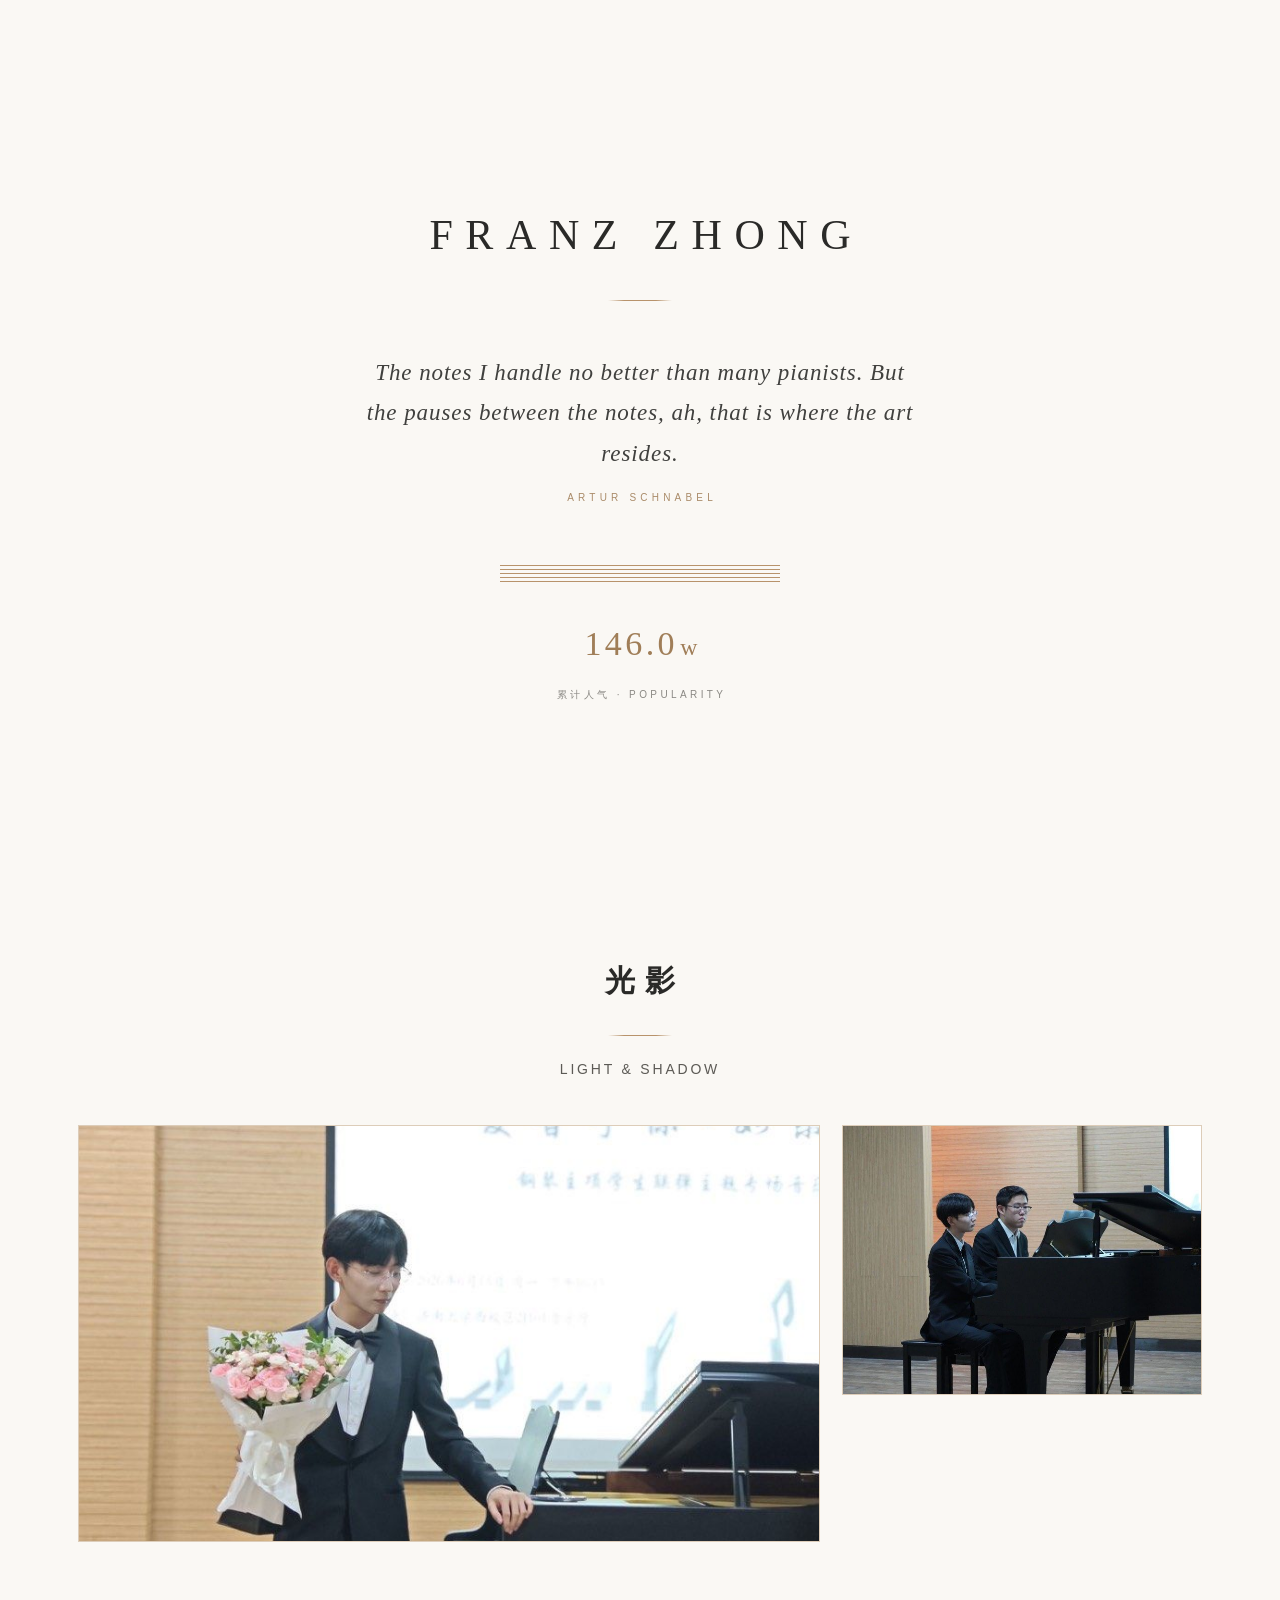
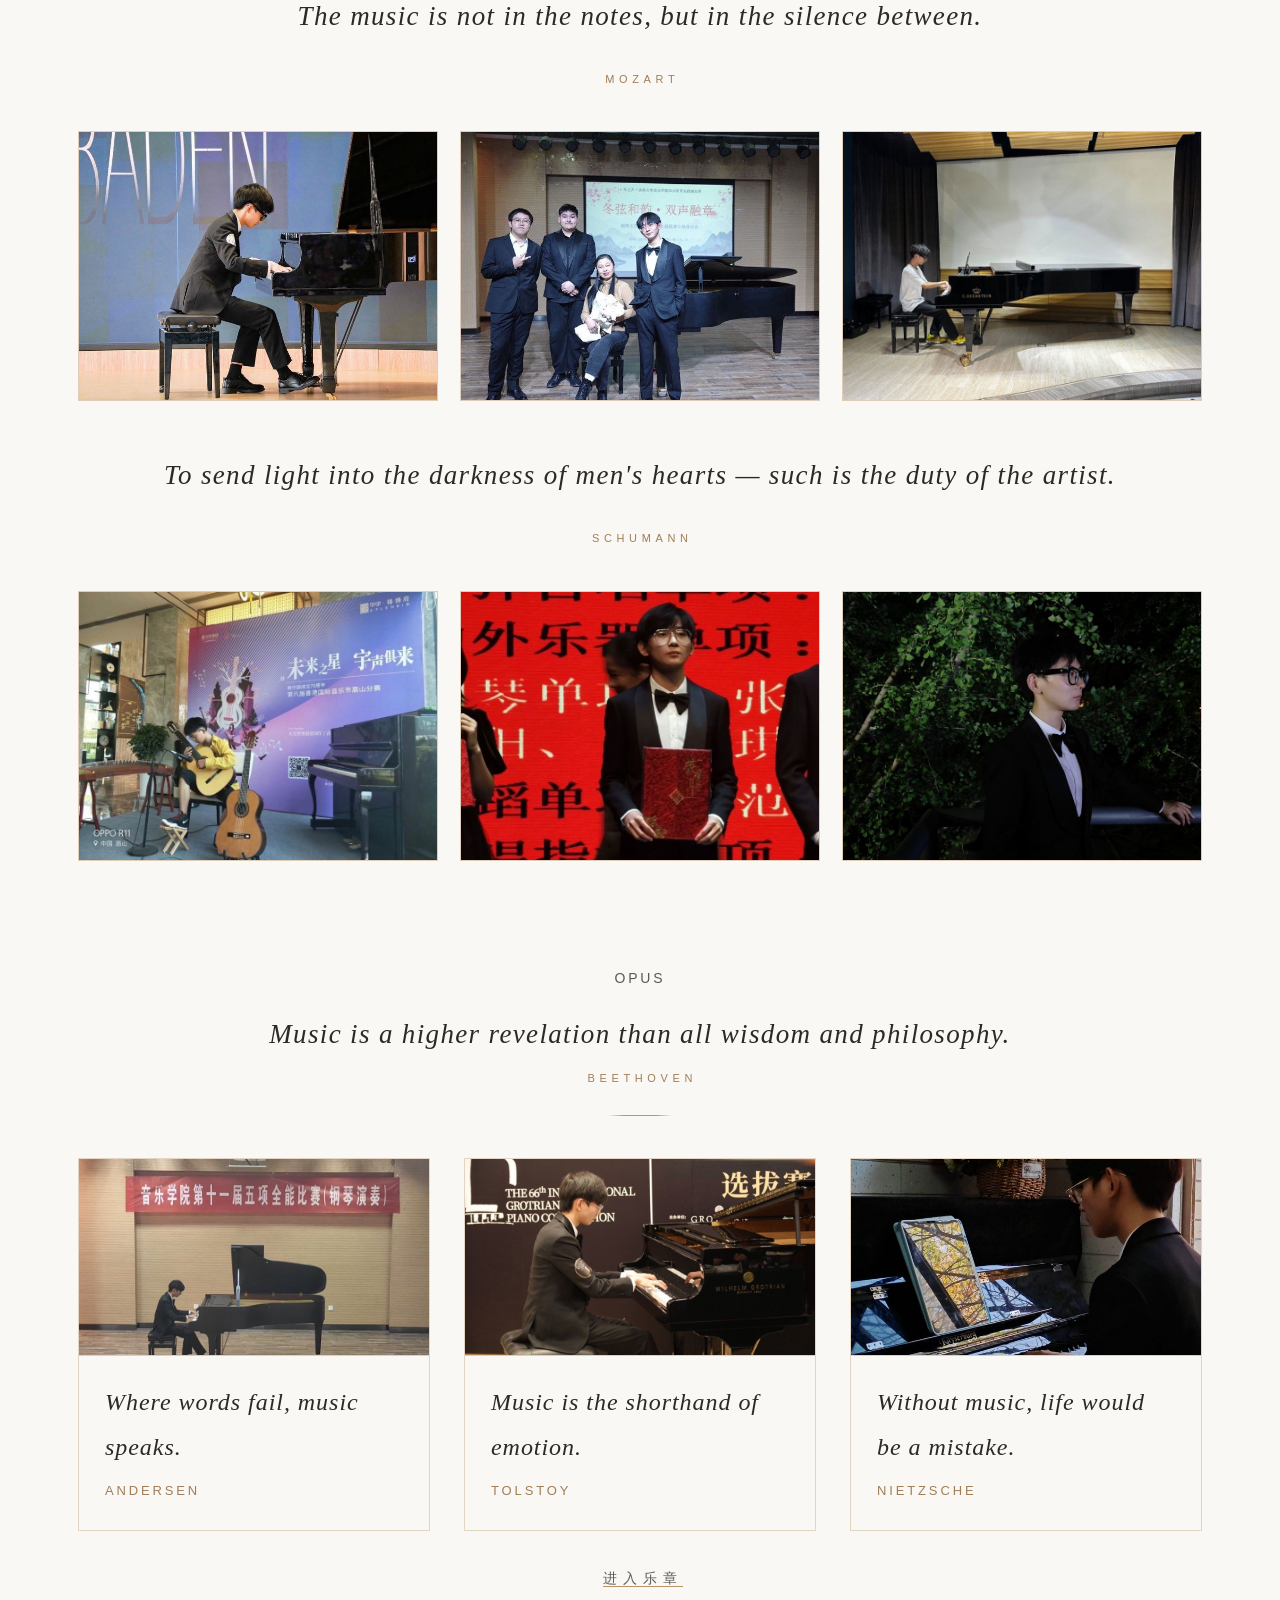
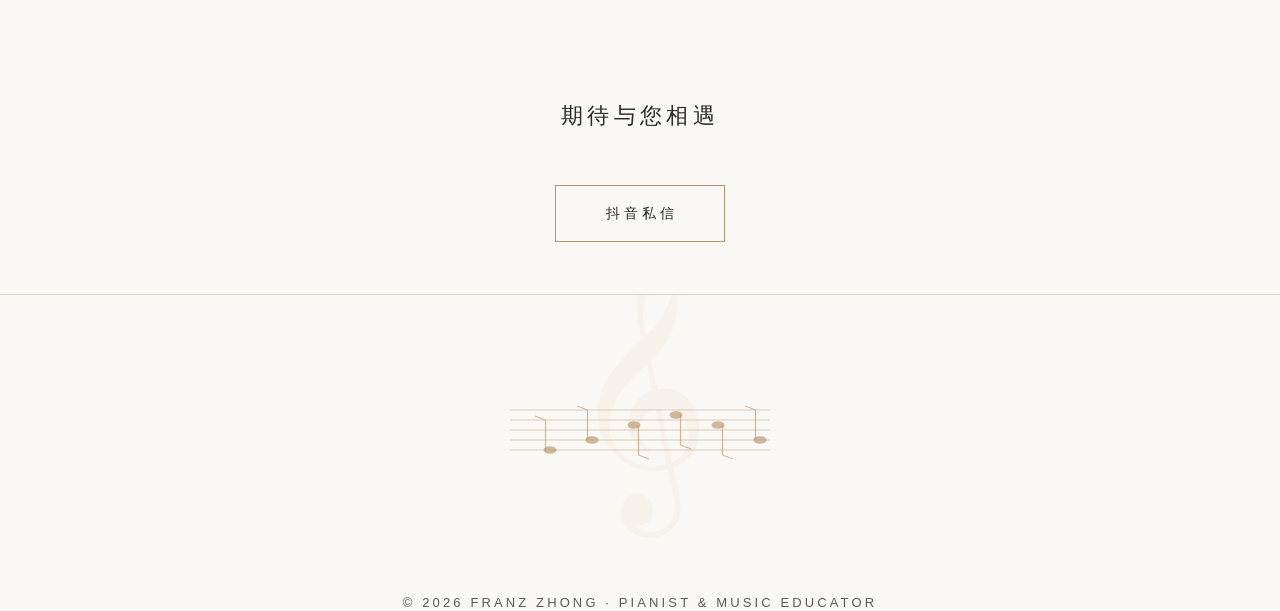
<file: index.html>
<!DOCTYPE html>
<html lang="zh-CN">
<head>
  <meta charset="UTF-8">
  <meta http-equiv="refresh" content="0; url=overture.html">
  <title>FRANZ ZHONG · Prelude</title>
  <meta name="description" content="FRANZ ZHONG（钟骑骏）钢琴家与音乐教育家，演奏古典钢琴与古典吉他。个人官网：作品、演出与荣誉。">
  <meta name="keywords" content="钢琴, 音乐教育, 吉他, 钢琴家, Franz Zhong, 钟, piano, pianist, music education, 钟骑骏, 钟骑骏钢琴, Qijun Zhong, Zhong Qijun, 音乐老师, 钢琴老师, 吉他老师, 音乐家教, 钢琴演奏者, 青年钢琴演奏者, piano teacher, guitar teacher, music tutor, young pianist">
  <script type="application/ld+json">
{
  "@context": "https://schema.org",
  "@type": "Person",
  "name": "Franz Zhong",
  "alternateName": ["钟骑骏", "钟", "Qijun Zhong", "Zhong Qijun"],
  "jobTitle": "Pianist &amp; Music Educator",
  "knowsAbout": ["钢琴", "音乐教育", "古典吉他", "钢琴教学", "吉他教学", "音乐家教", "piano", "music education", "classical guitar", "piano teaching", "guitar teaching"],
  "url": "https://zhongquinnking.github.io/prelude/",
  "sameAs": ["https://v.douyin.com/s2i2Y8FRT1A/"],
  "image": "https://zhongquinnking.github.io/prelude/images/og-card-v2.jpg",
  "makesOffer": [
    {
      "@type": "Offer",
      "itemOffered": { "@type": "Service", "name": "钢琴教学" }
    },
    {
      "@type": "Offer",
      "itemOffered": { "@type": "Service", "name": "吉他教学" }
    }
  ]
}
</script>
<meta property="og:type" content="website">
<meta property="og:site_name" content="FRANZ ZHONG">
<meta property="og:title" content="FRANZ ZHONG · Prelude">
<meta property="og:description" content="青年钢琴演奏者与音乐教育家 · 古典钢琴与古典吉他 · 作品、演出与荣誉">
<meta property="og:url" content="https://zhongquinnking.github.io/prelude/">
<link rel="canonical" href="https://zhongquinnking.github.io/prelude/">
<meta property="og:image" content="https://zhongquinnking.github.io/prelude/images/og-card-v2.jpg">
  <link rel="icon" href="images/favicon-32.png" sizes="32x32" type="image/png">
  <link rel="icon" href="images/favicon-16.png" sizes="16x16" type="image/png">
  <link rel="apple-touch-icon" href="images/apple-touch-icon.png">
</head>
<body style="margin:0;min-height:100vh;display:flex;align-items:center;justify-content:center;background:#FAF8F4;">
  <a href="overture.html" style="margin:0;font-family:'Cormorant Garamond',Georgia,serif;font-size:15px;letter-spacing:0.42em;text-indent:0.42em;color:#A07E58;text-decoration:none;">PRELUDE</a>
</body>
</html>
</file>
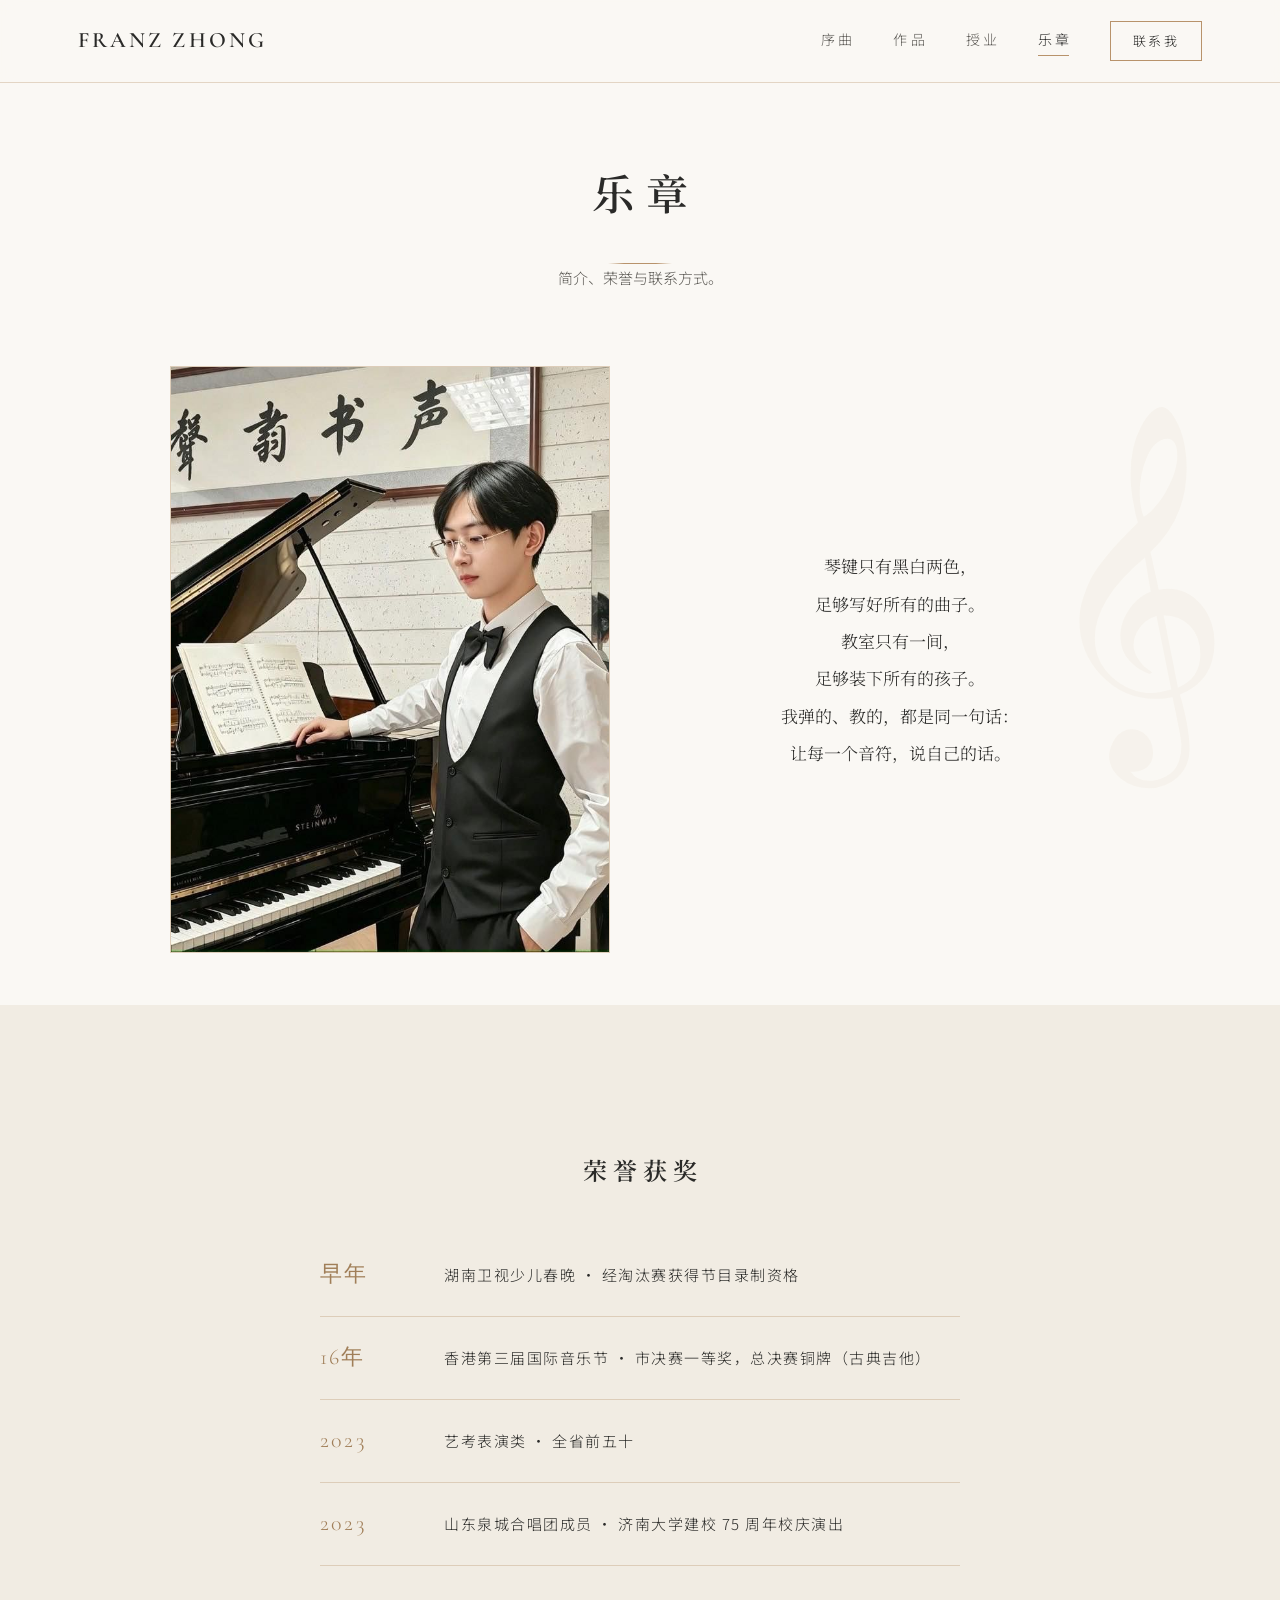
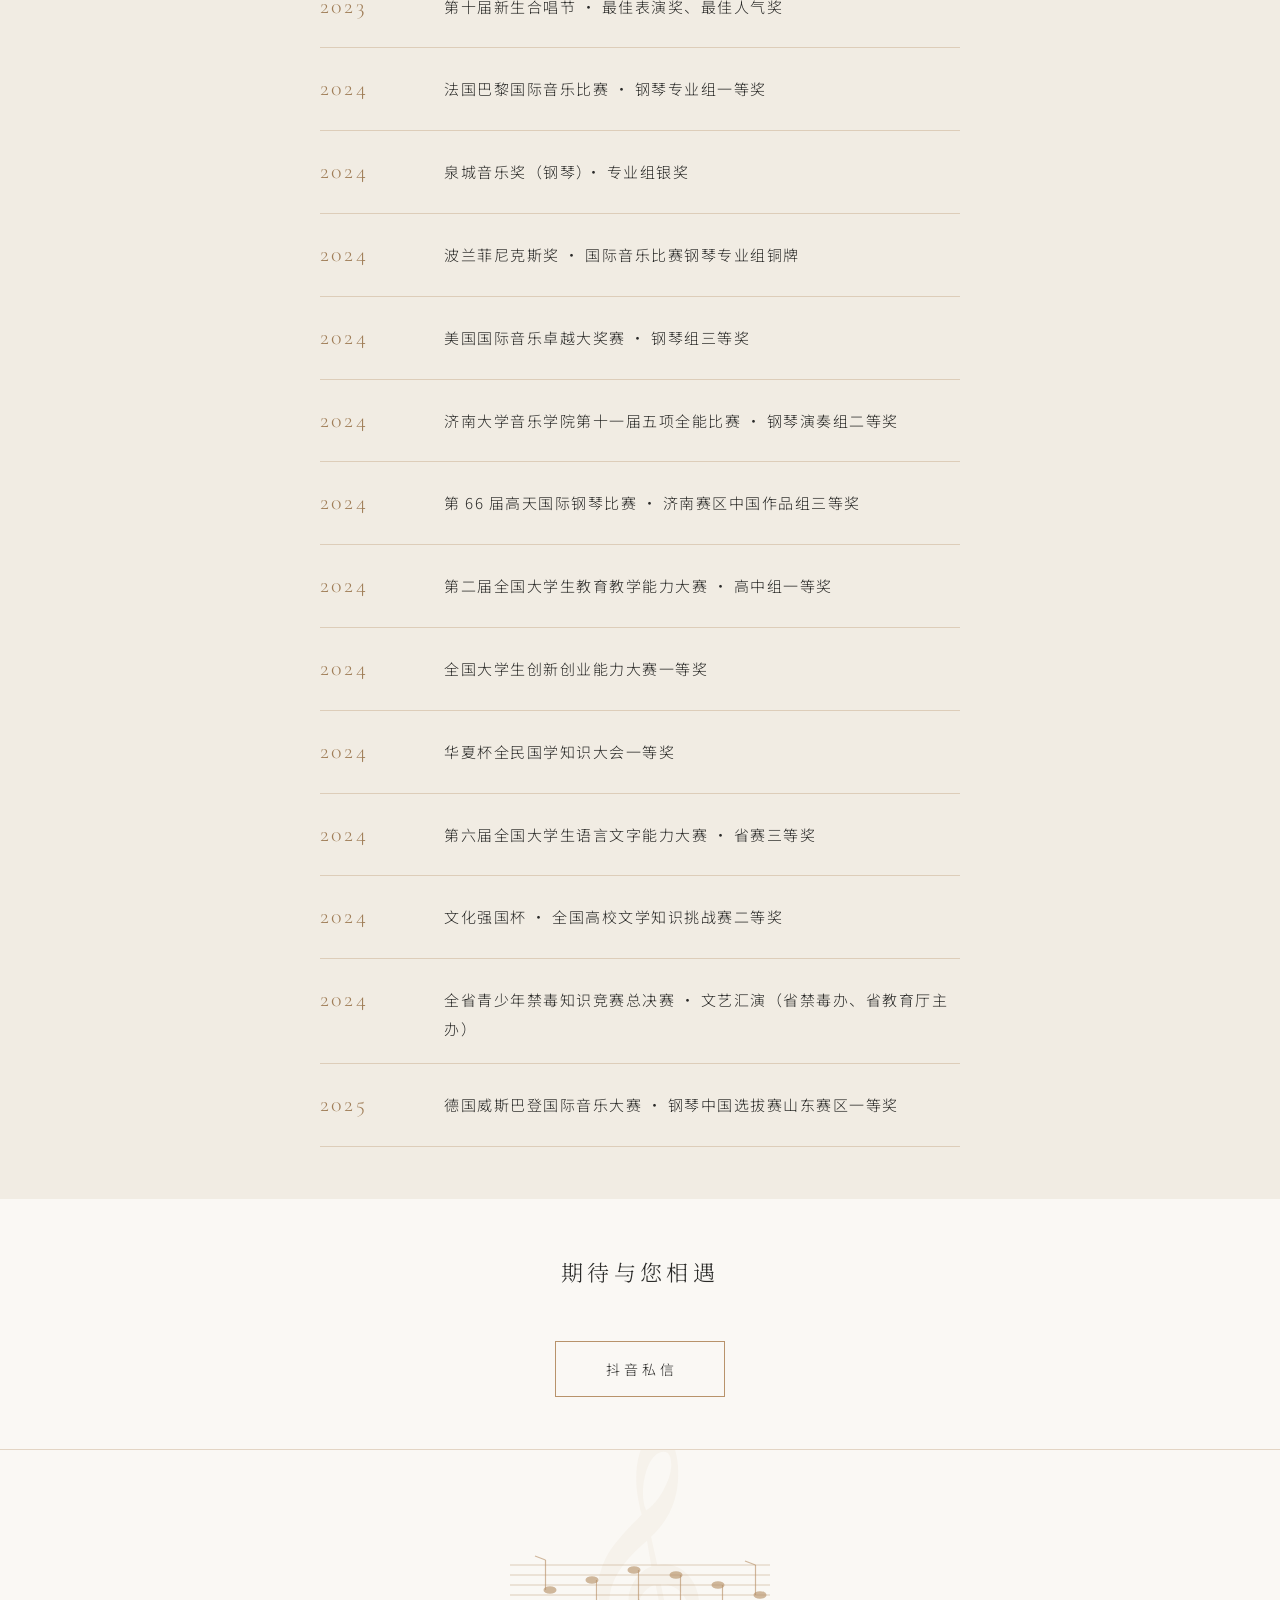
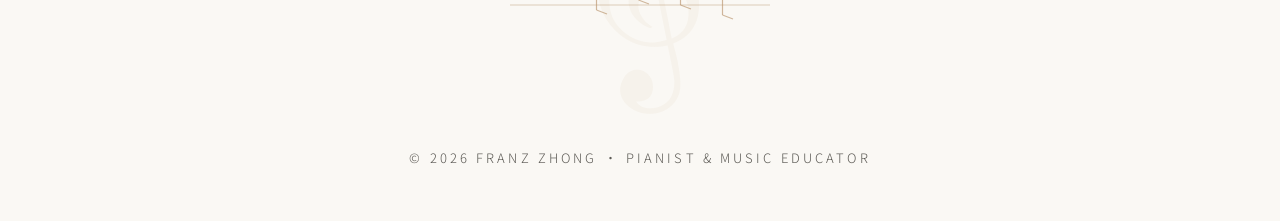
<file: about.html>
<!DOCTYPE html>
<html lang="zh-CN">
<head>
  <meta charset="UTF-8">
  <meta name="viewport" content="width=device-width, initial-scale=1.0">
  <title>乐章 · FRANZ ZHONG</title>
  <link rel="preconnect" href="https://fonts.googleapis.com">
  <link rel="preconnect" href="https://fonts.gstatic.com" crossorigin>
  <link href="https://fonts.googleapis.com/css2?family=Cormorant+Garamond:ital,wght@0,400;0,500;0,600;1,400;1,500&family=Noto+Sans+SC:wght@300;400;500&family=Noto+Serif+SC:wght@400;500;600;700&display=swap" rel="stylesheet">
  <link rel="stylesheet" href="css/style.css?v=3">
</head>
<body>

  <nav class="nav">
    <div class="nav-inner">
      <a href="index.html" class="brand">FRANZ ZHONG</a>
      <div class="nav-links">
        <a href="index.html">序曲</a>
        <a href="works.html">作品</a>
        <a href="teaching.html">授业</a>
        <a href="about.html" class="active">乐章</a>
        <a href="about.html#contact" class="nav-cta">联系我</a>
      </div>
    </div>
  </nav>

  <header class="page-hero">
    <div class="container">
      <h1 class="page-title">乐章</h1>
      <div class="gold-line"></div>
      <p class="page-intro">简介、荣誉与联系方式。</p>
    </div>
  </header>

  <section style="padding-top:20px;">
    <div class="container clef-watermark">
      <div class="about-grid">
        <div class="about-photo"><img src="images/portrait.jpg" alt="Franz Zhong"></div>
        <div class="about-bio">
          <p style="font-family:'Noto Serif SC',serif;font-size:17px;line-height:2.2;text-align:center;">
            琴键只有黑白两色，<br>
            足够写好所有的曲子。<br>
            教室只有一间，<br>
            足够装下所有的孩子。<br>
            我弹的、教的，都是同一句话：<br>
            让每一个音符，说自己的话。
          </p>
        </div>
      </div>
    </div>
  </section>

  <!-- 荣誉获奖时间线 -->
  <section class="teaching">
    <div class="container">
      <div class="awards">
        <h2 class="awards-title">荣誉获奖</h2>

        <div class="award-item">
          <span class="award-year">早年</span>
          <span class="award-name">湖南卫视少儿春晚 · 经淘汰赛获得节目录制资格</span>
        </div>
        <div class="award-item">
          <span class="award-year">16年</span>
          <span class="award-name">香港第三届国际音乐节 · 市决赛一等奖，总决赛铜牌（古典吉他）</span>
        </div>
        <div class="award-item">
          <span class="award-year">2023</span>
          <span class="award-name">艺考表演类 · 全省前五十</span>
        </div>
        <div class="award-item">
          <span class="award-year">2023</span>
          <span class="award-name">山东泉城合唱团成员 · 济南大学建校 75 周年校庆演出</span>
        </div>
        <div class="award-item">
          <span class="award-year">2023</span>
          <span class="award-name">第十届新生合唱节 · 最佳表演奖、最佳人气奖</span>
        </div>
        <div class="award-item">
          <span class="award-year">2024</span>
          <span class="award-name">法国巴黎国际音乐比赛 · 钢琴专业组一等奖</span>
        </div>
        <div class="award-item">
          <span class="award-year">2024</span>
          <span class="award-name">泉城音乐奖（钢琴）· 专业组银奖</span>
        </div>
        <div class="award-item">
          <span class="award-year">2024</span>
          <span class="award-name">波兰菲尼克斯奖 · 国际音乐比赛钢琴专业组铜牌</span>
        </div>
        <div class="award-item">
          <span class="award-year">2024</span>
          <span class="award-name">美国国际音乐卓越大奖赛 · 钢琴组三等奖</span>
        </div>
        <div class="award-item">
          <span class="award-year">2024</span>
          <span class="award-name">济南大学音乐学院第十一届五项全能比赛 · 钢琴演奏组二等奖</span>
        </div>
        <div class="award-item">
          <span class="award-year">2024</span>
          <span class="award-name">第 66 届高天国际钢琴比赛 · 济南赛区中国作品组三等奖</span>
        </div>
        <div class="award-item">
          <span class="award-year">2024</span>
          <span class="award-name">第二届全国大学生教育教学能力大赛 · 高中组一等奖</span>
        </div>
        <div class="award-item">
          <span class="award-year">2024</span>
          <span class="award-name">全国大学生创新创业能力大赛一等奖</span>
        </div>
        <div class="award-item">
          <span class="award-year">2024</span>
          <span class="award-name">华夏杯全民国学知识大会一等奖</span>
        </div>
        <div class="award-item">
          <span class="award-year">2024</span>
          <span class="award-name">第六届全国大学生语言文字能力大赛 · 省赛三等奖</span>
        </div>
        <div class="award-item">
          <span class="award-year">2024</span>
          <span class="award-name">文化强国杯 · 全国高校文学知识挑战赛二等奖</span>
        </div>

        <div class="award-item">
          <span class="award-year">2024</span>
          <span class="award-name">全省青少年禁毒知识竞赛总决赛 · 文艺汇演（省禁毒办、省教育厅主办）</span>
        </div>


        <div class="award-item">
          <span class="award-year">2025</span>
          <span class="award-name">德国威斯巴登国际音乐大赛 · 钢琴中国选拔赛山东赛区一等奖</span>
        </div>
      </div>
    </div>
  </section>

  <!-- 联系方式 -->
  <section class="contact" id="contact">
    <div class="container">
      <p class="contact-line">期待与您相遇</p>
      <a href="https://v.douyin.com/s2i2Y8FRT1A/" target="_blank" rel="noopener" class="contact-btn">抖音私信</a>
    </div>
  </section>

  <footer class="footer">
    <div class="container">
      <img src="images/footer-liszt.svg" alt="" class="footer-score">
      <p class="footer-copy">© 2026 FRANZ ZHONG · PIANIST &amp; MUSIC EDUCATOR</p>
    </div>
  </footer>

<script src="js/site.js"></script>
</body>
</html>
</file>
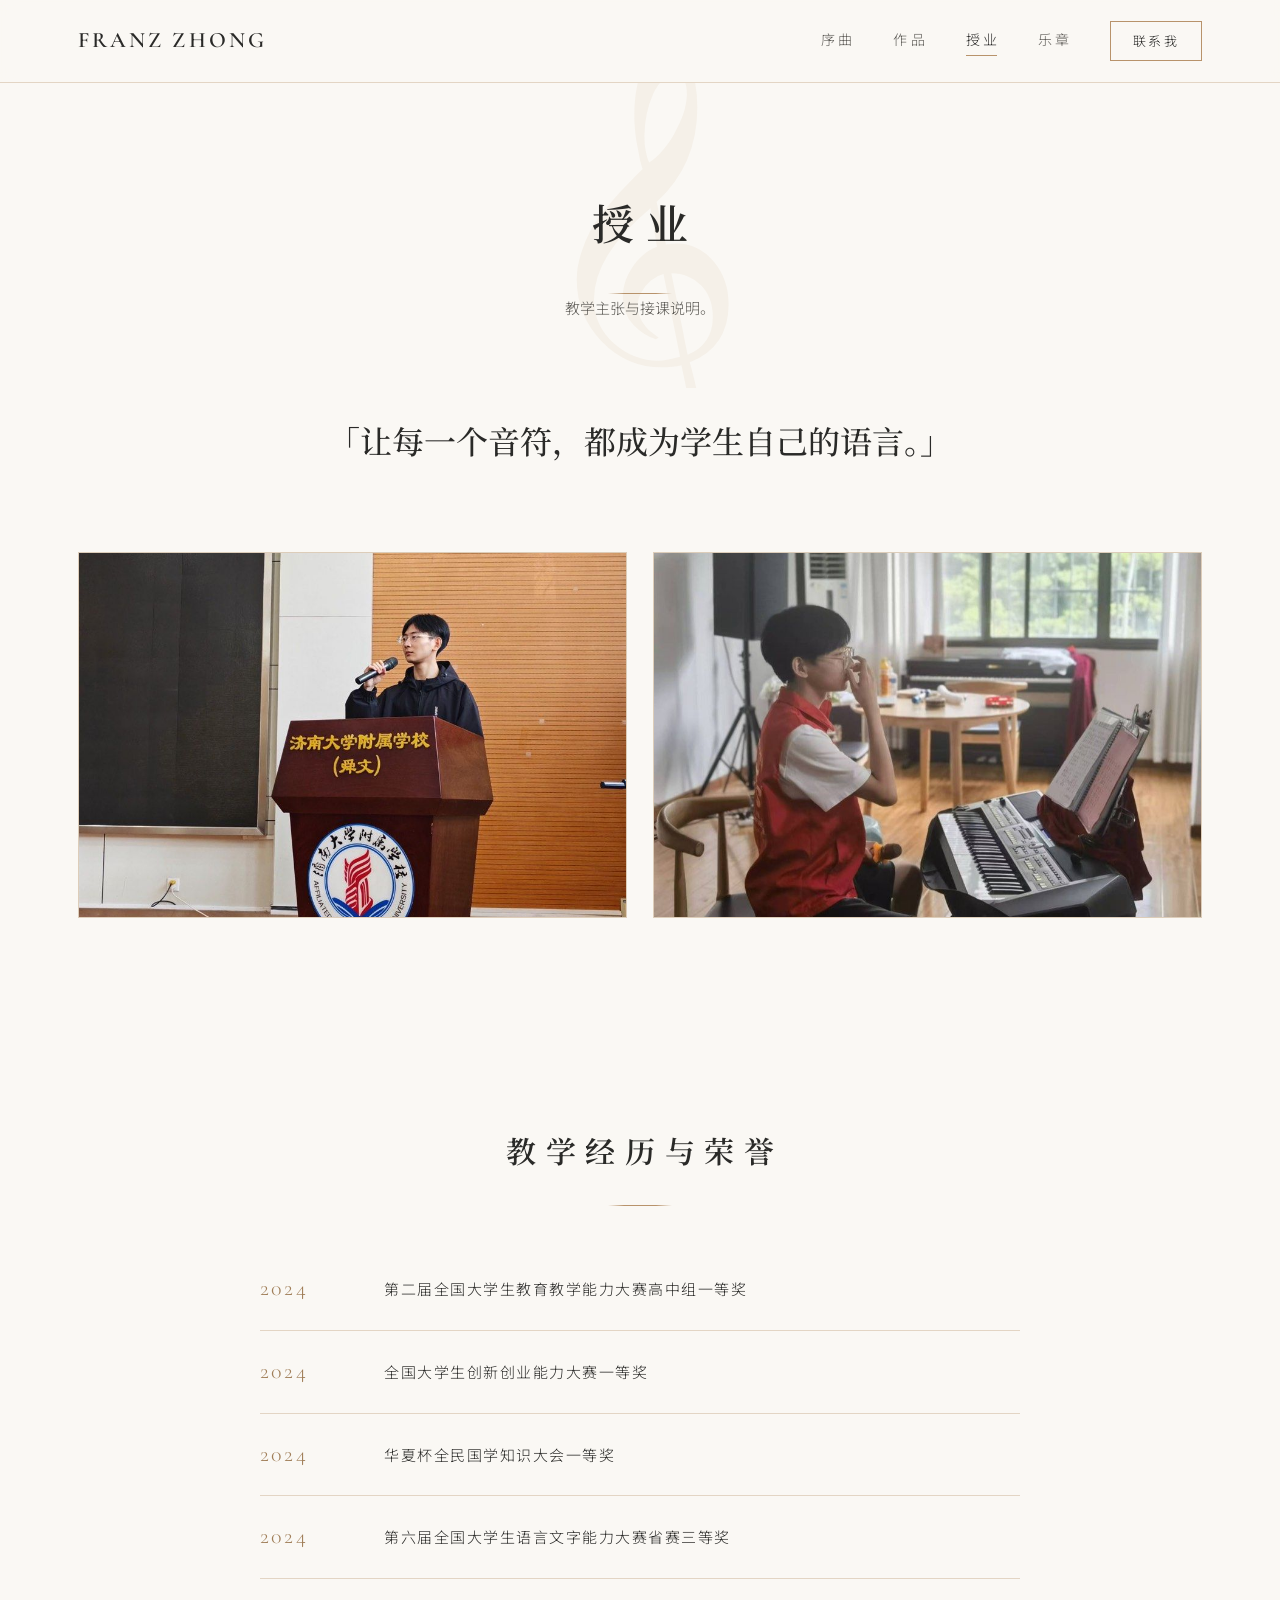
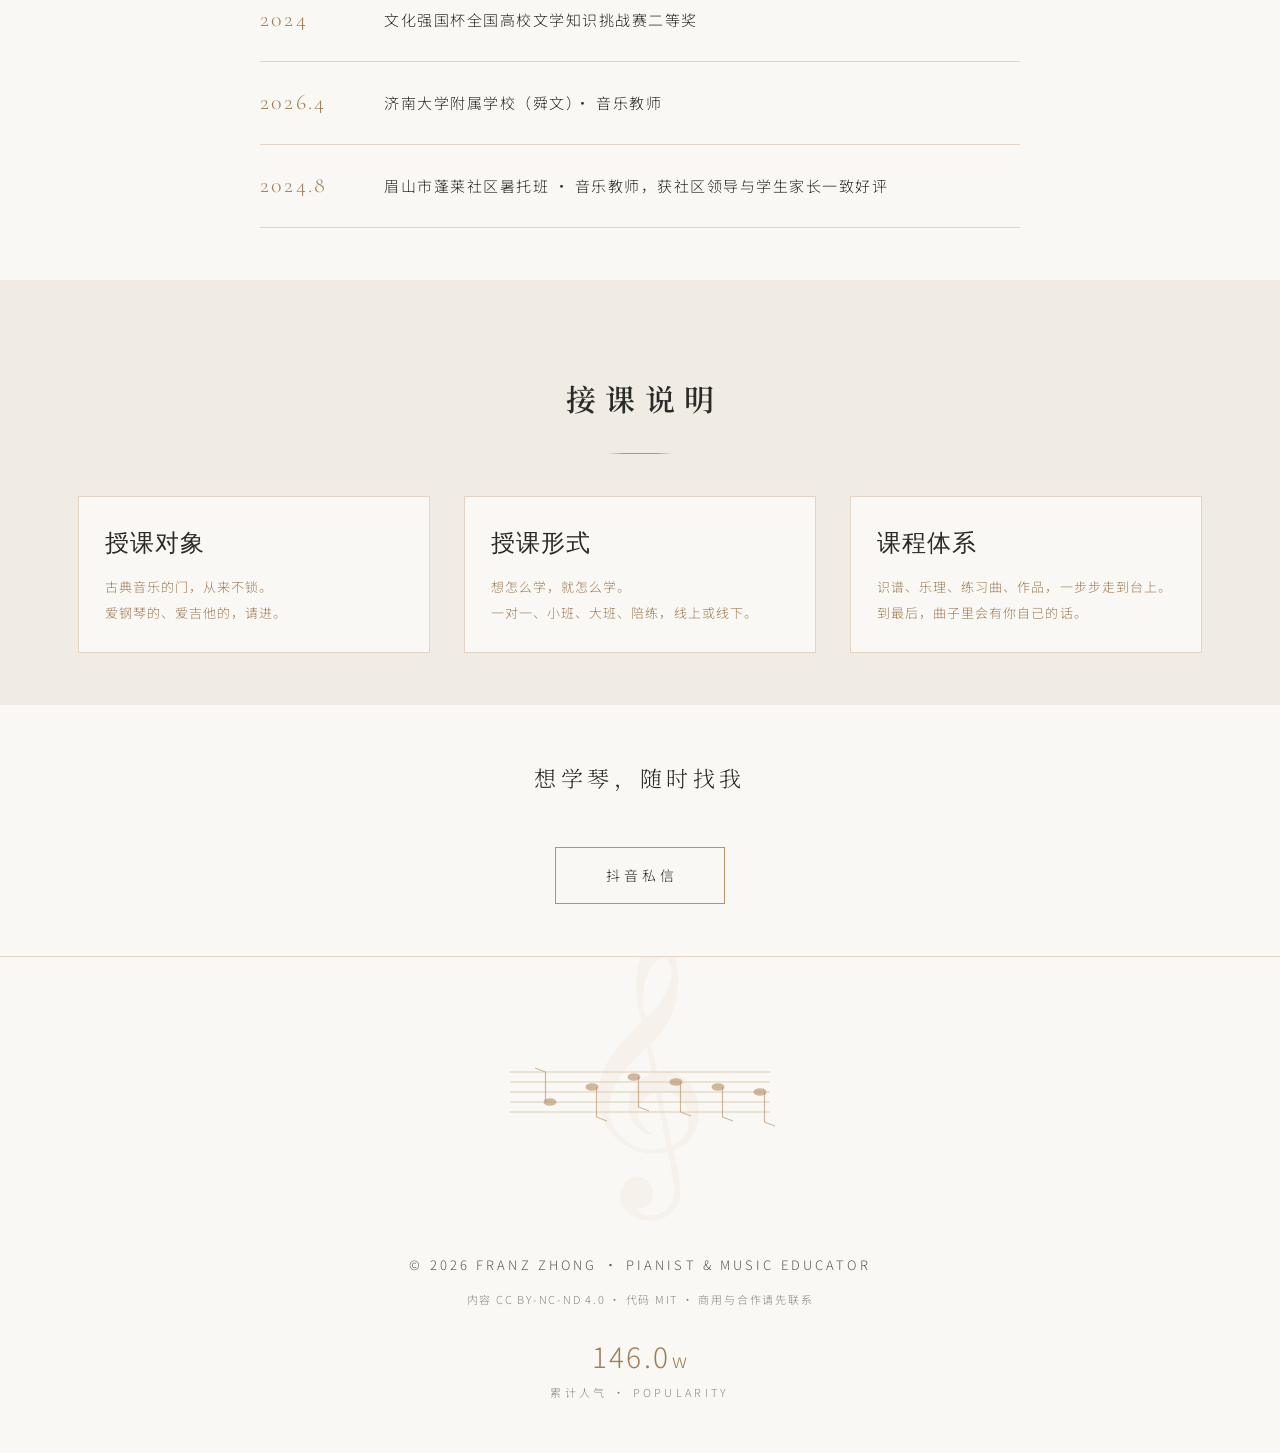
<file: maestro.html>
<!DOCTYPE html>
<html lang="zh-CN">
<head>
  <meta charset="UTF-8">
  <meta name="viewport" content="width=device-width, initial-scale=1.0">
  <title>FRANZ ZHONG · Teaching</title>
  <meta name="description" content="FRANZ ZHONG 音乐教育家：钢琴教学、音乐教育理念与实践，面向琴童与钢琴爱好者。">
  <meta name="keywords" content="音乐教育, 钢琴教学, 音乐教师, 钢琴老师, Franz Zhong, music education, piano teaching, 钟骑骏, 钟骑骏钢琴, Qijun Zhong, Zhong Qijun, 音乐老师, 钢琴老师, 吉他老师, 音乐家教, 钢琴演奏者, 青年钢琴演奏者, piano teacher, guitar teacher, music tutor, young pianist">
  <script type="application/ld+json">
{
  "@context": "https://schema.org",
  "@type": "Person",
  "name": "Franz Zhong",
  "alternateName": ["钟骑骏", "钟", "Qijun Zhong", "Zhong Qijun"],
  "jobTitle": "Pianist &amp; Music Educator",
  "knowsAbout": ["钢琴", "音乐教育", "古典吉他", "钢琴教学", "吉他教学", "音乐家教", "piano", "music education", "classical guitar", "piano teaching", "guitar teaching"],
  "url": "https://zhongquinnking.github.io/prelude/",
  "sameAs": ["https://v.douyin.com/s2i2Y8FRT1A/"],
  "image": "https://zhongquinnking.github.io/prelude/images/og-card-v2.jpg",
  "makesOffer": [
    {
      "@type": "Offer",
      "itemOffered": { "@type": "Service", "name": "钢琴教学" }
    },
    {
      "@type": "Offer",
      "itemOffered": { "@type": "Service", "name": "吉他教学" }
    }
  ]
}
</script>
<meta property="og:type" content="website">
<meta property="og:site_name" content="FRANZ ZHONG">
<meta property="og:title" content="Teaching · FRANZ ZHONG">
<meta property="og:description" content="授业 · 钢琴与吉他教学 · 授课对象、授课形式与课程体系 · 欢迎垂询">
<meta property="og:url" content="https://zhongquinnking.github.io/prelude/maestro.html">
<link rel="canonical" href="https://zhongquinnking.github.io/prelude/maestro.html">
<meta property="og:image" content="https://zhongquinnking.github.io/prelude/images/og-card-v2.jpg">
  <link rel="preconnect" href="https://fonts.googleapis.com">
  <link rel="preconnect" href="https://fonts.gstatic.com" crossorigin>
  <link href="https://fonts.googleapis.com/css2?family=Cormorant+Garamond:ital,wght@0,400;0,500;0,600;1,400;1,500&family=Noto+Sans+SC:wght@300;400;500&family=Noto+Serif+SC:wght@400;500;600;700&display=swap" rel="stylesheet" media="print" onload="this.media='all'">
  <noscript><link href="https://fonts.googleapis.com/css2?family=Cormorant+Garamond:ital,wght@0,400;0,500;0,600;1,400;1,500&family=Noto+Sans+SC:wght@300;400;500&family=Noto+Serif+SC:wght@400;500;600;700&display=swap" rel="stylesheet"></noscript>
  <link rel="stylesheet" href="css/style.css?v=31">
  <link rel="icon" href="images/favicon-32.png" sizes="32x32" type="image/png">
  <link rel="icon" href="images/favicon-16.png" sizes="16x16" type="image/png">
  <link rel="apple-touch-icon" href="images/apple-touch-icon.png">
  <script>document.documentElement.classList.add('pre-anim');</script>
</head>
<body>

  <nav class="nav">
    <div class="nav-inner">
      <a href="overture.html" class="brand">FRANZ ZHONG</a>
      <div class="nav-links">
        <a href="overture.html">序曲</a>
        <a href="opus.html">作品</a>
        <a href="maestro.html" class="active">授业</a>
        <a href="movement.html">乐章</a>
        <a href="movement.html#contact" class="nav-cta">联系我</a>
      </div>
    </div>
  </nav>

  <header class="page-hero page-hero--clef">
    <div class="container">
      <h1 class="page-title"><span>授</span><span class="d2">业</span></h1>
      <div class="gold-line"></div>
      <p class="page-intro">教学主张与接课说明。</p>
    </div>
  </header>

  <section style="padding-top:20px;">
    <div class="container">
      <p class="teaching-statement">「让每一个音符，都成为学生自己的语言。」</p>
      <div class="teaching-scenes">
        <div class="frame"><img src="images/teach-1.jpg" alt=""></div>
        <div class="frame"><img src="images/teach-2.jpg" alt=""></div>
      </div>
    </div>
  </section>

  <!-- 教学经历与荣誉 -->
  <section>
    <div class="container">
      <div class="section-head">
        <h2 class="section-title">教学经历与荣誉</h2>
        <div class="gold-line"></div>
      </div>

      <div class="award-item" style="max-width:760px;">
        <span class="award-year">2024</span>
        <span class="award-name">第二届全国大学生教育教学能力大赛高中组一等奖</span>
      </div>
      <div class="award-item" style="max-width:760px;">
        <span class="award-year">2024</span>
        <span class="award-name">全国大学生创新创业能力大赛一等奖</span>
      </div>
      <div class="award-item" style="max-width:760px;">
        <span class="award-year">2024</span>
        <span class="award-name">华夏杯全民国学知识大会一等奖</span>
      </div>
      <div class="award-item" style="max-width:760px;">
        <span class="award-year">2024</span>
        <span class="award-name">第六届全国大学生语言文字能力大赛省赛三等奖</span>
      </div>
      <div class="award-item" style="max-width:760px;">
        <span class="award-year">2024</span>
        <span class="award-name">文化强国杯全国高校文学知识挑战赛二等奖</span>
      </div>
      <div class="award-item" style="max-width:760px;">
        <span class="award-year">2026.4</span>
        <span class="award-name">济南大学附属学校（舜文）· 音乐教师</span>
      </div>
      <div class="award-item" style="max-width:760px;">
        <span class="award-year">2024.8</span>
        <span class="award-name">眉山市蓬莱社区暑托班 · 音乐教师，获社区领导与学生家长一致好评</span>
      </div>
    </div>
  </section>

  <!-- 接课说明 -->
  <section class="teaching" style="padding-top:90px;">
    <div class="container">
      <div class="section-head">
        <h2 class="section-title">接课说明</h2>
        <div class="gold-line"></div>
      </div>
      <div class="works-grid">
        <div class="work-card" style="cursor:default;">
          <div class="work-info">
            <h3 class="work-title" style="font-style:normal;">授课对象</h3>
            <p class="work-meta" style="letter-spacing:0.08em;line-height:2;">古典音乐的门，从来不锁。<br>爱钢琴的、爱吉他的，请进。</p>
          </div>
        </div>
        <div class="work-card" style="cursor:default;">
          <div class="work-info">
            <h3 class="work-title" style="font-style:normal;">授课形式</h3>
            <p class="work-meta" style="letter-spacing:0.08em;line-height:2;">想怎么学，就怎么学。<br>一对一、小班、大班、陪练，线上或线下。</p>
          </div>
        </div>
        <div class="work-card" style="cursor:default;">
          <div class="work-info">
            <h3 class="work-title" style="font-style:normal;">课程体系</h3>
            <p class="work-meta" style="letter-spacing:0.08em;line-height:2;">识谱、乐理、练习曲、作品，一步步走到台上。<br>到最后，曲子里会有你自己的话。</p>
          </div>
        </div>
      </div>
    </div>
  </section>

  <section class="contact" id="contact">
    <div class="container">
      <p class="contact-line">想学琴，随时找我</p>
      <a href="https://v.douyin.com/s2i2Y8FRT1A/" target="_blank" rel="noopener" class="contact-btn">抖音私信</a>
    </div>
  </section>

  <footer class="footer">
    <div class="container">
      <img src="images/footer-granados.svg" alt="" class="footer-score">
      <p class="footer-copy">© 2026 FRANZ ZHONG · PIANIST &amp; MUSIC EDUCATOR</p>
      <p class="footer-license">内容 CC BY-NC-ND 4.0 · 代码 MIT · 商用与合作请先联系</p>
      <div class="footer-stats">
        <p class="footer-stats-num" id="site-visits">134.5<span class="visit-unit">w</span></p>
        <p class="footer-stats-label">累计人气 · POPULARITY</p>
      </div>
    </div>
  </footer>

<script src="js/site.js?v=31"></script>
</body>
</html>
</file>
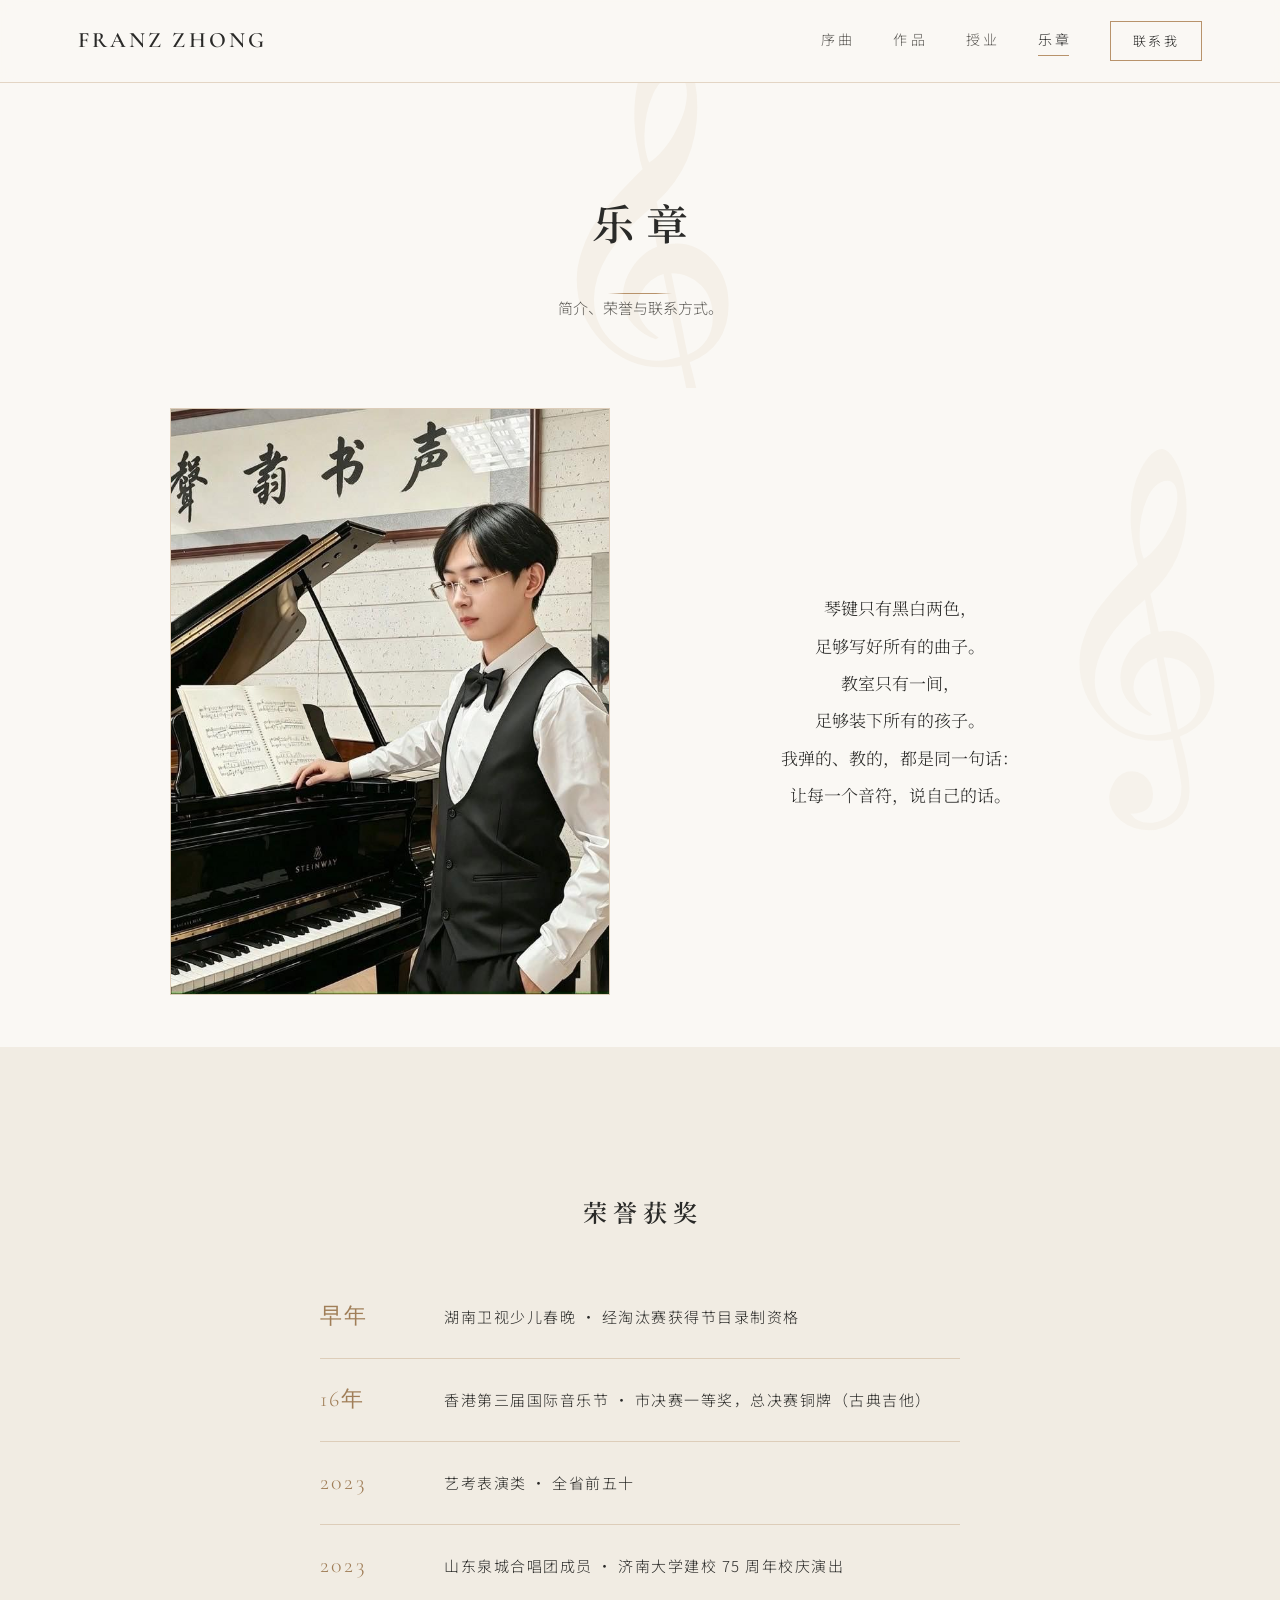
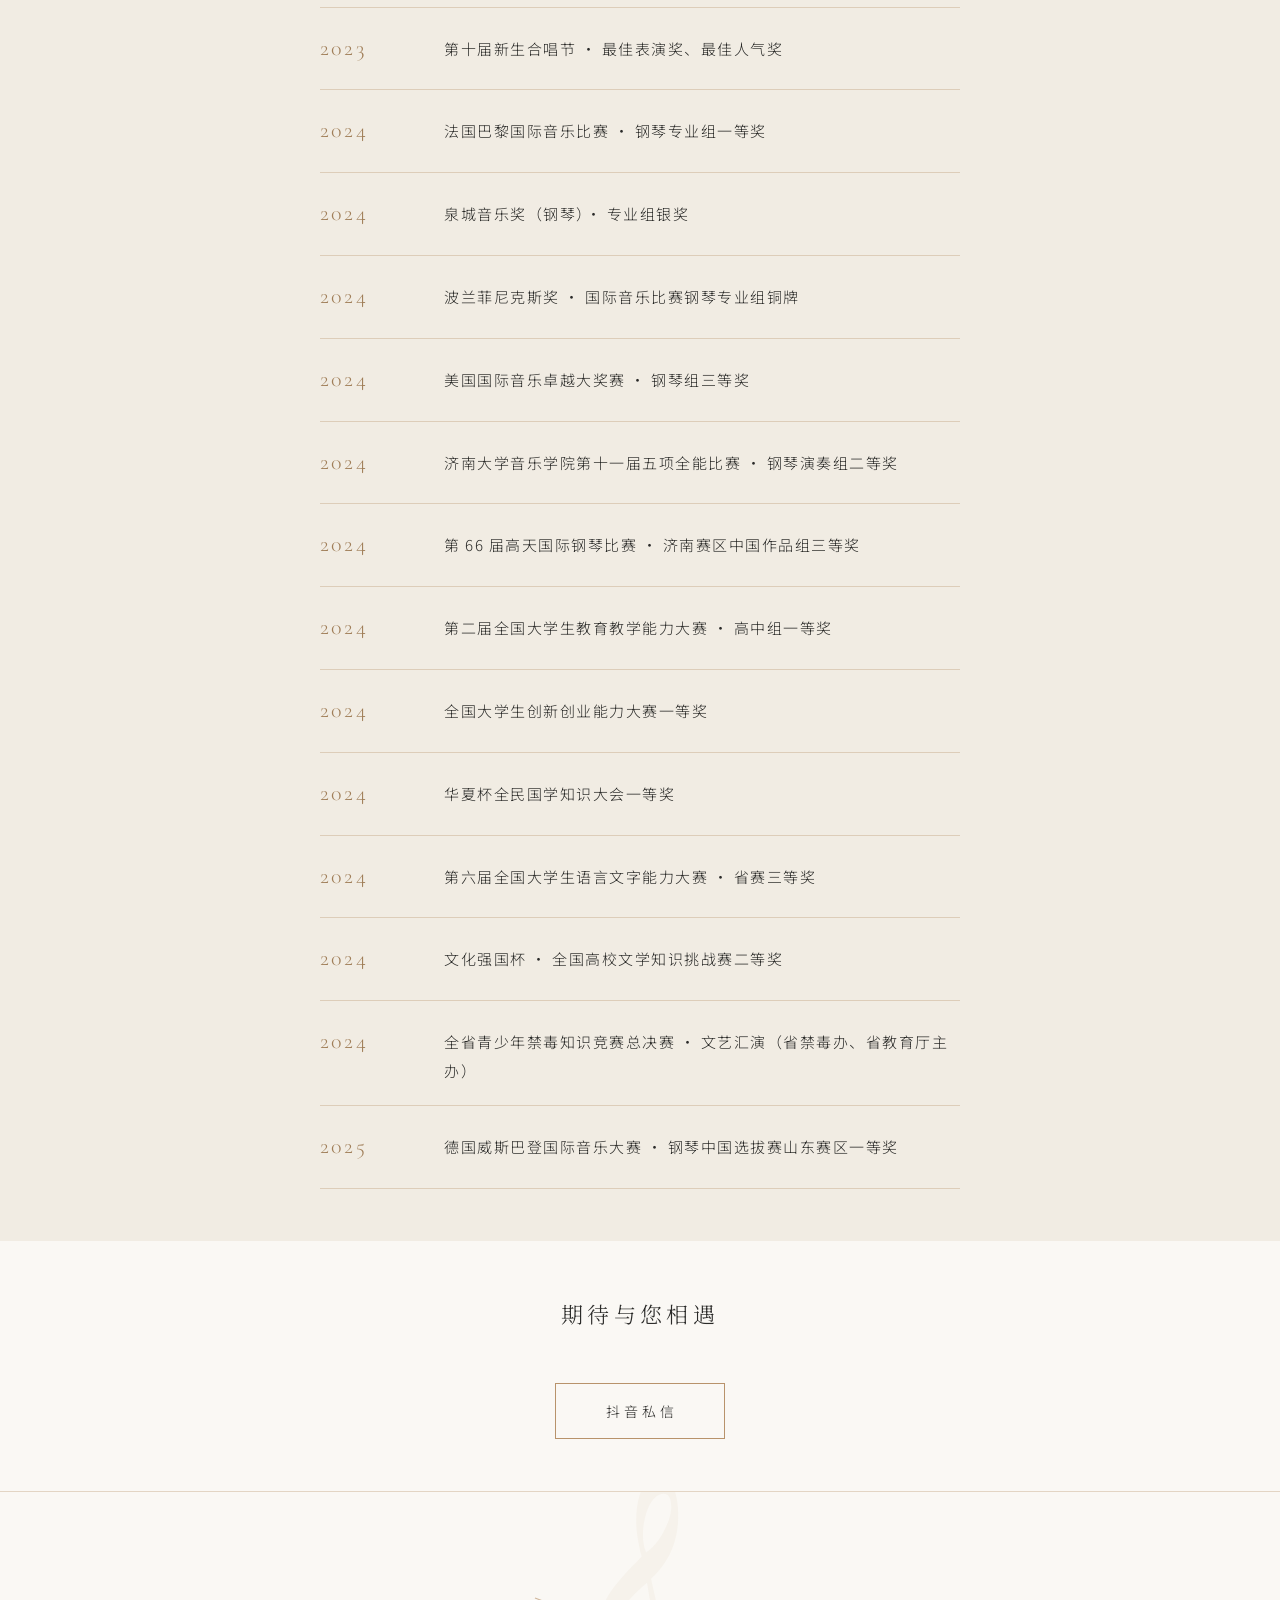
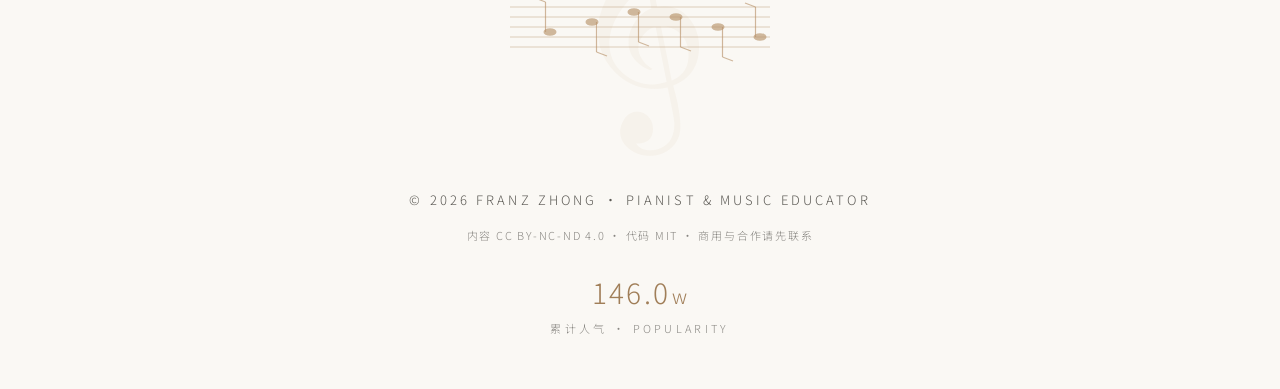
<file: movement.html>
<!DOCTYPE html>
<html lang="zh-CN">
<head>
  <meta charset="UTF-8">
  <meta name="viewport" content="width=device-width, initial-scale=1.0">
  <title>FRANZ ZHONG · Movements</title>
  <meta name="description" content="FRANZ ZHONG（钟骑骏）钢琴家与音乐教育家的个人乐章：荣誉时间线、演出履历、国际音乐比赛获奖。">
  <meta name="keywords" content="钢琴, 钢琴家, 音乐比赛, 获奖, 荣誉, 音乐教育, Franz Zhong, awards, honors, 钟骑骏, 钟骑骏钢琴, Qijun Zhong, Zhong Qijun, 音乐老师, 钢琴老师, 吉他老师, 音乐家教, 钢琴演奏者, 青年钢琴演奏者, piano teacher, guitar teacher, music tutor, young pianist">
  <script type="application/ld+json">
{
  "@context": "https://schema.org",
  "@type": "Person",
  "name": "Franz Zhong",
  "alternateName": ["钟骑骏", "钟", "Qijun Zhong", "Zhong Qijun"],
  "jobTitle": "Pianist &amp; Music Educator",
  "knowsAbout": ["钢琴", "音乐教育", "古典吉他", "钢琴教学", "吉他教学", "音乐家教", "piano", "music education", "classical guitar", "piano teaching", "guitar teaching"],
  "url": "https://zhongquinnking.github.io/prelude/",
  "sameAs": ["https://v.douyin.com/s2i2Y8FRT1A/"],
  "image": "https://zhongquinnking.github.io/prelude/images/og-card-v2.jpg",
  "makesOffer": [
    {
      "@type": "Offer",
      "itemOffered": { "@type": "Service", "name": "钢琴教学" }
    },
    {
      "@type": "Offer",
      "itemOffered": { "@type": "Service", "name": "吉他教学" }
    }
  ]
}
</script>
<meta property="og:type" content="website">
<meta property="og:site_name" content="FRANZ ZHONG">
<meta property="og:title" content="Movements · FRANZ ZHONG">
<meta property="og:description" content="乐章 · 荣誉时间线、演出履历与联系方式">
<meta property="og:url" content="https://zhongquinnking.github.io/prelude/movement.html">
<link rel="canonical" href="https://zhongquinnking.github.io/prelude/movement.html">
<meta property="og:image" content="https://zhongquinnking.github.io/prelude/images/og-card-v2.jpg">
  <link rel="preconnect" href="https://fonts.googleapis.com">
  <link rel="preconnect" href="https://fonts.gstatic.com" crossorigin>
  <link href="https://fonts.googleapis.com/css2?family=Cormorant+Garamond:ital,wght@0,400;0,500;0,600;1,400;1,500&family=Noto+Sans+SC:wght@300;400;500&family=Noto+Serif+SC:wght@400;500;600;700&display=swap" rel="stylesheet" media="print" onload="this.media='all'">
  <noscript><link href="https://fonts.googleapis.com/css2?family=Cormorant+Garamond:ital,wght@0,400;0,500;0,600;1,400;1,500&family=Noto+Sans+SC:wght@300;400;500&family=Noto+Serif+SC:wght@400;500;600;700&display=swap" rel="stylesheet"></noscript>
  <link rel="stylesheet" href="css/style.css?v=31">
  <link rel="icon" href="images/favicon-32.png" sizes="32x32" type="image/png">
  <link rel="icon" href="images/favicon-16.png" sizes="16x16" type="image/png">
  <link rel="apple-touch-icon" href="images/apple-touch-icon.png">
  <script>document.documentElement.classList.add('pre-anim');</script>
</head>
<body>

  <nav class="nav">
    <div class="nav-inner">
      <a href="overture.html" class="brand">FRANZ ZHONG</a>
      <div class="nav-links">
        <a href="overture.html">序曲</a>
        <a href="opus.html">作品</a>
        <a href="maestro.html">授业</a>
        <a href="movement.html" class="active">乐章</a>
        <a href="movement.html#contact" class="nav-cta">联系我</a>
      </div>
    </div>
  </nav>

  <header class="page-hero page-hero--clef">
    <div class="container">
      <h1 class="page-title"><span>乐</span><span class="d2">章</span></h1>
      <div class="gold-line"></div>
      <p class="page-intro">简介、荣誉与联系方式。</p>
    </div>
  </header>

  <section style="padding-top:20px;">
    <div class="container clef-watermark">
      <div class="about-grid">
        <div class="about-photo"><img src="images/portrait.jpg" alt="Franz Zhong"></div>
        <div class="about-bio">
          <p style="font-family:'Noto Serif SC',serif;font-size:17px;line-height:2.2;text-align:center;">
            琴键只有黑白两色，<br>
            足够写好所有的曲子。<br>
            教室只有一间，<br>
            足够装下所有的孩子。<br>
            我弹的、教的，都是同一句话：<br>
            让每一个音符，说自己的话。
          </p>
        </div>
      </div>
    </div>
  </section>

  <!-- 荣誉获奖时间线 -->
  <section class="teaching">
    <div class="container">
      <div class="awards">
        <h2 class="awards-title">荣誉获奖</h2>

        <div class="award-item">
          <span class="award-year">早年</span>
          <span class="award-name">湖南卫视少儿春晚 · 经淘汰赛获得节目录制资格</span>
        </div>
        <div class="award-item">
          <span class="award-year">16年</span>
          <span class="award-name">香港第三届国际音乐节 · 市决赛一等奖，总决赛铜牌（古典吉他）</span>
        </div>
        <div class="award-item">
          <span class="award-year">2023</span>
          <span class="award-name">艺考表演类 · 全省前五十</span>
        </div>
        <div class="award-item">
          <span class="award-year">2023</span>
          <span class="award-name">山东泉城合唱团成员 · 济南大学建校 75 周年校庆演出</span>
        </div>
        <div class="award-item">
          <span class="award-year">2023</span>
          <span class="award-name">第十届新生合唱节 · 最佳表演奖、最佳人气奖</span>
        </div>
        <div class="award-item">
          <span class="award-year">2024</span>
          <span class="award-name">法国巴黎国际音乐比赛 · 钢琴专业组一等奖</span>
        </div>
        <div class="award-item">
          <span class="award-year">2024</span>
          <span class="award-name">泉城音乐奖（钢琴）· 专业组银奖</span>
        </div>
        <div class="award-item">
          <span class="award-year">2024</span>
          <span class="award-name">波兰菲尼克斯奖 · 国际音乐比赛钢琴专业组铜牌</span>
        </div>
        <div class="award-item">
          <span class="award-year">2024</span>
          <span class="award-name">美国国际音乐卓越大奖赛 · 钢琴组三等奖</span>
        </div>
        <div class="award-item">
          <span class="award-year">2024</span>
          <span class="award-name">济南大学音乐学院第十一届五项全能比赛 · 钢琴演奏组二等奖</span>
        </div>
        <div class="award-item">
          <span class="award-year">2024</span>
          <span class="award-name">第 66 届高天国际钢琴比赛 · 济南赛区中国作品组三等奖</span>
        </div>
        <div class="award-item">
          <span class="award-year">2024</span>
          <span class="award-name">第二届全国大学生教育教学能力大赛 · 高中组一等奖</span>
        </div>
        <div class="award-item">
          <span class="award-year">2024</span>
          <span class="award-name">全国大学生创新创业能力大赛一等奖</span>
        </div>
        <div class="award-item">
          <span class="award-year">2024</span>
          <span class="award-name">华夏杯全民国学知识大会一等奖</span>
        </div>
        <div class="award-item">
          <span class="award-year">2024</span>
          <span class="award-name">第六届全国大学生语言文字能力大赛 · 省赛三等奖</span>
        </div>
        <div class="award-item">
          <span class="award-year">2024</span>
          <span class="award-name">文化强国杯 · 全国高校文学知识挑战赛二等奖</span>
        </div>

        <div class="award-item">
          <span class="award-year">2024</span>
          <span class="award-name">全省青少年禁毒知识竞赛总决赛 · 文艺汇演（省禁毒办、省教育厅主办）</span>
        </div>


        <div class="award-item">
          <span class="award-year">2025</span>
          <span class="award-name">德国威斯巴登国际音乐大赛 · 钢琴中国选拔赛山东赛区一等奖</span>
        </div>
      </div>
    </div>
  </section>

  <!-- 联系方式 -->
  <section class="contact" id="contact">
    <div class="container">
      <p class="contact-line">期待与您相遇</p>
      <a href="https://v.douyin.com/s2i2Y8FRT1A/" target="_blank" rel="noopener" class="contact-btn">抖音私信</a>
    </div>
  </section>

  <footer class="footer">
    <div class="container">
      <img src="images/footer-liszt.svg" alt="" class="footer-score">
      <p class="footer-copy">© 2026 FRANZ ZHONG · PIANIST &amp; MUSIC EDUCATOR</p>
      <p class="footer-license">内容 CC BY-NC-ND 4.0 · 代码 MIT · 商用与合作请先联系</p>
      <div class="footer-stats">
        <p class="footer-stats-num" id="site-visits">134.5<span class="visit-unit">w</span></p>
        <p class="footer-stats-label">累计人气 · POPULARITY</p>
      </div>
    </div>
  </footer>

<script src="js/site.js?v=31"></script>
</body>
</html>
</file>
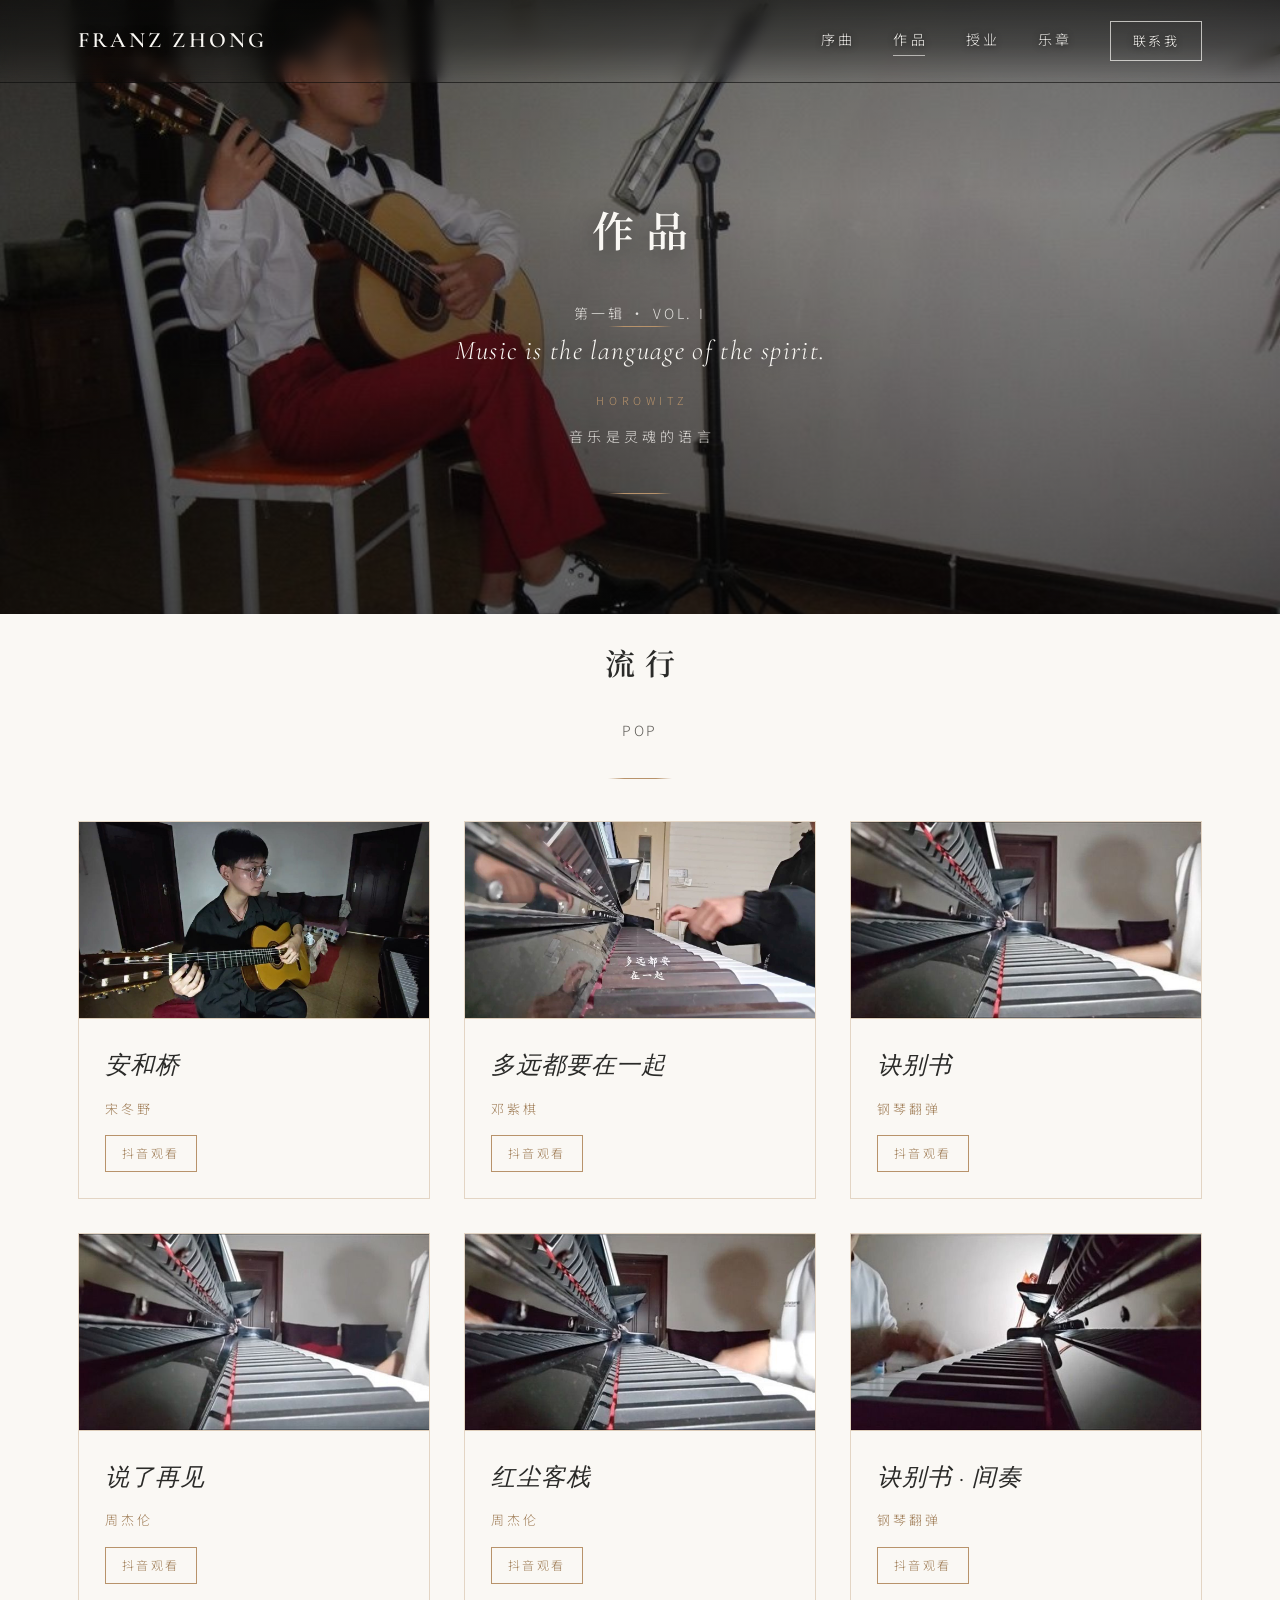
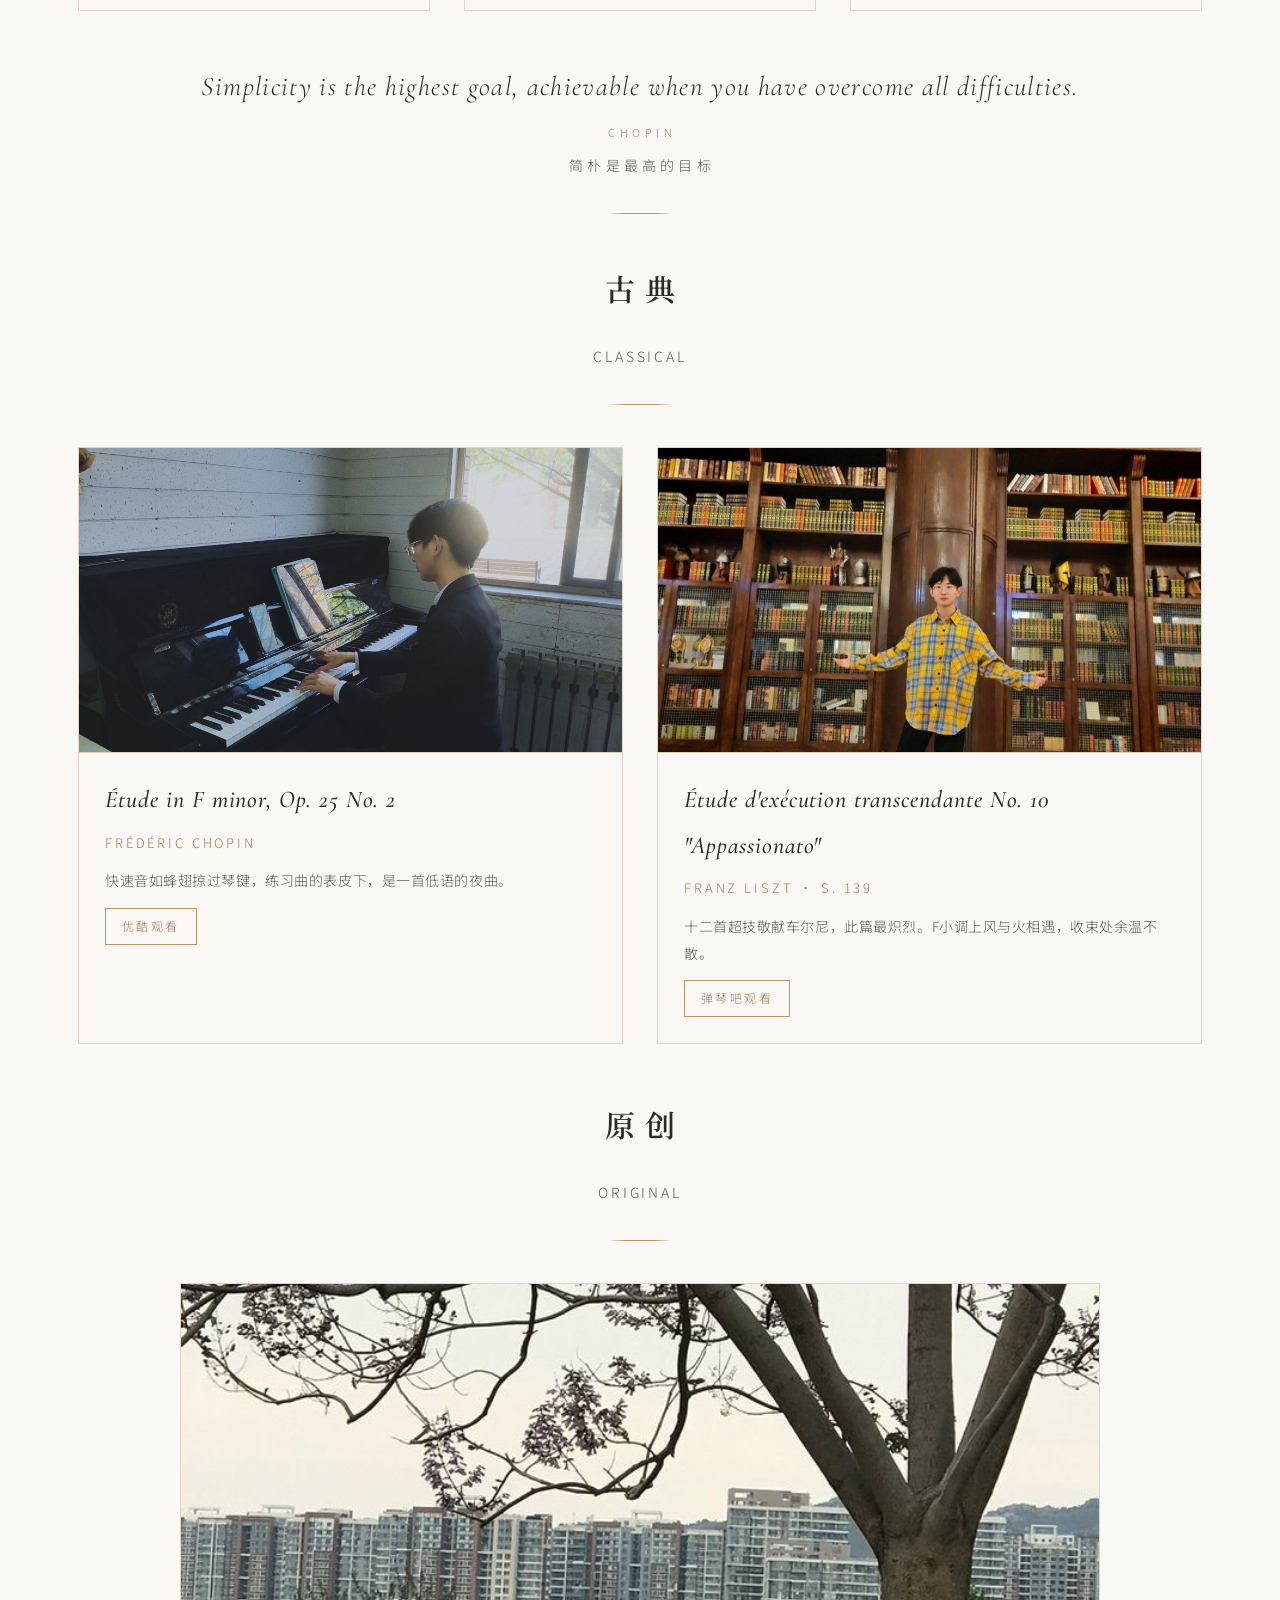
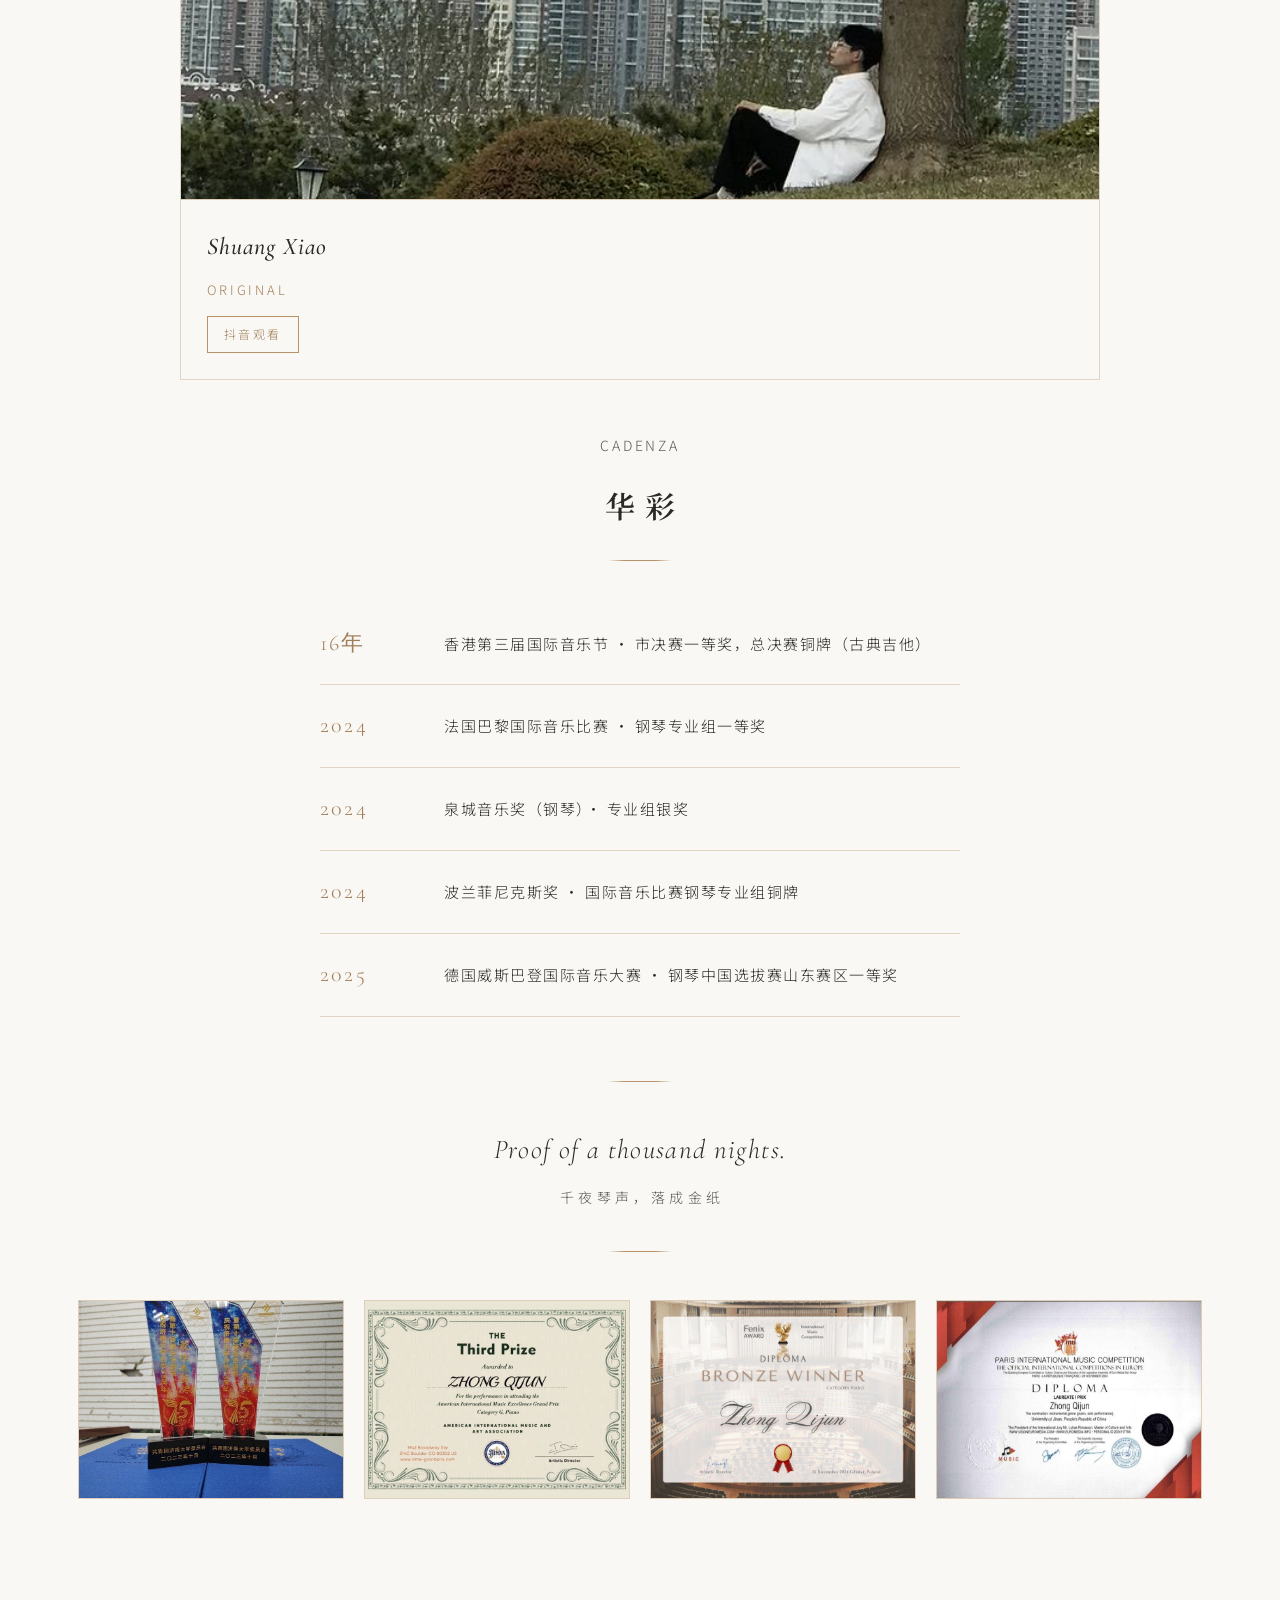
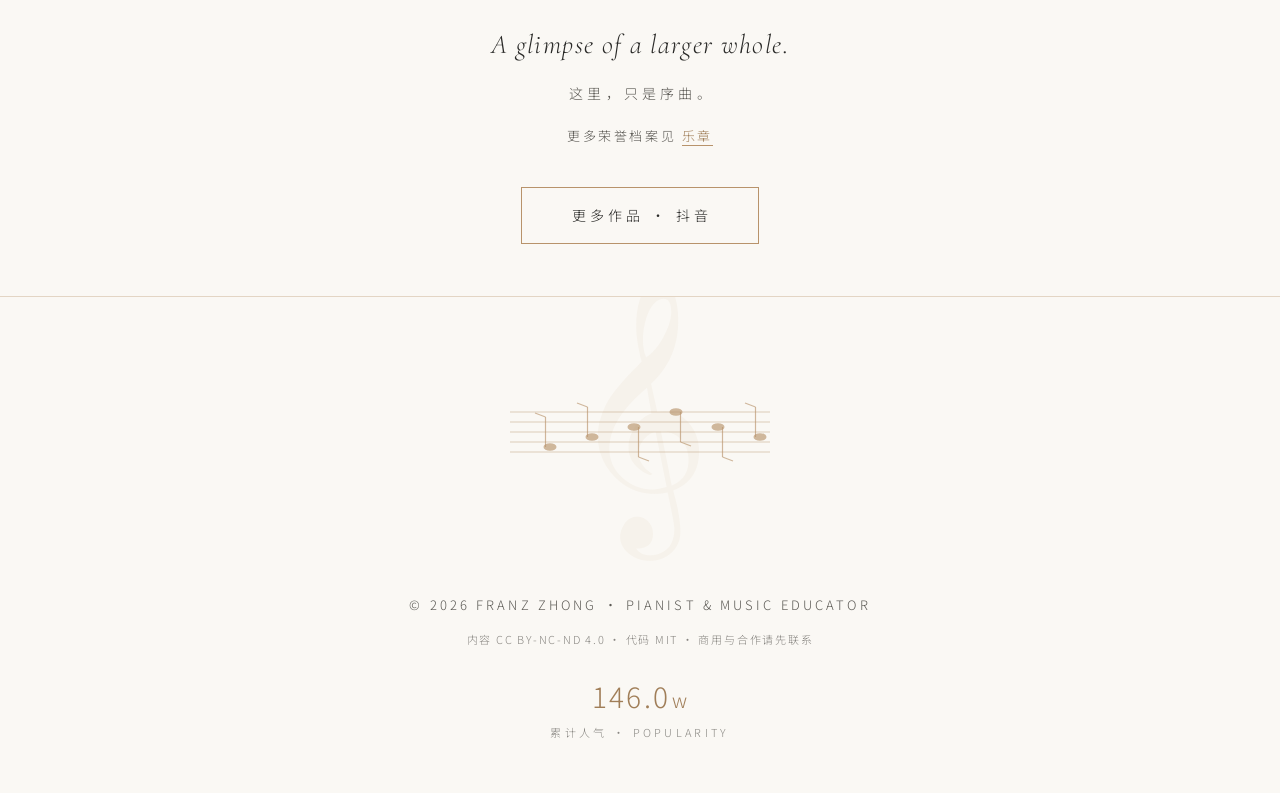
<file: opus.html>
<!DOCTYPE html>
<html lang="zh-CN">
<head>
  <meta charset="UTF-8">
  <meta name="viewport" content="width=device-width, initial-scale=1.0">
  <title>FRANZ ZHONG · Works</title>
  <meta name="description" content="FRANZ ZHONG（钟骑骏）钢琴家与音乐教育家的作品集：流行翻弹、古典钢琴与原创作品。学钢琴、看钢琴演奏。">
  <meta name="keywords" content="钢琴, 钢琴作品, 钢琴家, 音乐教育, 钢琴演奏, 古典钢琴, Franz Zhong, piano, works, pianist, 钟骑骏, 钟骑骏钢琴, Qijun Zhong, Zhong Qijun, 音乐老师, 钢琴老师, 吉他老师, 音乐家教, 钢琴演奏者, 青年钢琴演奏者, piano teacher, guitar teacher, music tutor, young pianist">
  <script type="application/ld+json">
{
  "@context": "https://schema.org",
  "@type": "Person",
  "name": "Franz Zhong",
  "alternateName": ["钟骑骏", "钟", "Qijun Zhong", "Zhong Qijun"],
  "jobTitle": "Pianist &amp; Music Educator",
  "knowsAbout": ["钢琴", "音乐教育", "古典吉他", "钢琴教学", "吉他教学", "音乐家教", "piano", "music education", "classical guitar", "piano teaching", "guitar teaching"],
  "url": "https://zhongquinnking.github.io/prelude/",
  "sameAs": ["https://v.douyin.com/s2i2Y8FRT1A/"],
  "image": "https://zhongquinnking.github.io/prelude/images/og-card-v2.jpg",
  "makesOffer": [
    {
      "@type": "Offer",
      "itemOffered": { "@type": "Service", "name": "钢琴教学" }
    },
    {
      "@type": "Offer",
      "itemOffered": { "@type": "Service", "name": "吉他教学" }
    }
  ]
}
</script>
<meta property="og:type" content="website">
<meta property="og:site_name" content="FRANZ ZHONG">
<meta property="og:title" content="Works · FRANZ ZHONG">
<meta property="og:description" content="作品集 · 流行翻弹、古典钢琴与原创 · 部分作品附演奏视频">
<meta property="og:url" content="https://zhongquinnking.github.io/prelude/opus.html">
<link rel="canonical" href="https://zhongquinnking.github.io/prelude/opus.html">
<meta property="og:image" content="https://zhongquinnking.github.io/prelude/images/og-card-v2.jpg">
  <link rel="preconnect" href="https://fonts.googleapis.com">
  <link rel="preconnect" href="https://fonts.gstatic.com" crossorigin>
  <link href="https://fonts.googleapis.com/css2?family=Cormorant+Garamond:ital,wght@0,400;0,500;0,600;1,400;1,500&family=Noto+Sans+SC:wght@300;400;500&family=Noto+Serif+SC:wght@400;500;600;700&display=swap" rel="stylesheet" media="print" onload="this.media='all'">
  <noscript><link href="https://fonts.googleapis.com/css2?family=Cormorant+Garamond:ital,wght@0,400;0,500;0,600;1,400;1,500&family=Noto+Sans+SC:wght@300;400;500&family=Noto+Serif+SC:wght@400;500;600;700&display=swap" rel="stylesheet"></noscript>
  <link rel="stylesheet" href="css/style.css?v=31">
  <link rel="icon" href="images/favicon-32.png" sizes="32x32" type="image/png">
  <link rel="icon" href="images/favicon-16.png" sizes="16x16" type="image/png">
  <link rel="apple-touch-icon" href="images/apple-touch-icon.png">
  <link rel="preload" as="image" href="images/main-1.jpg" fetchpriority="high">
  <link rel="preload" as="image" href="images/original-1.jpg">
  <script>document.documentElement.classList.add('pre-anim');</script>
</head>
<body class="photo-nav">

  <nav class="nav">
    <div class="nav-inner">
      <a href="overture.html" class="brand">FRANZ ZHONG</a>
      <div class="nav-links">
        <a href="overture.html">序曲</a>
        <a href="opus.html" class="active">作品</a>
        <a href="maestro.html">授业</a>
        <a href="movement.html">乐章</a>
        <a href="movement.html#contact" class="nav-cta">联系我</a>
      </div>
    </div>
  </nav>

  <header class="page-hero page-hero--photo">
    <div class="container">
      <h1 class="page-title">作品</h1>
      <p class="section-sub" style="margin-top:6px;color:rgba(250,248,244,0.85);">第一辑 · VOL. I</p>
      <div class="gold-line"></div>
      <p class="quote" style="margin-top:0;">Music is the language of the spirit.</p>
      <p class="quote-author">HOROWITZ</p>
      <p class="quote-cn">音乐是灵魂的语言</p>
      <div class="gold-line" style="margin-top:44px;"></div>
    </div>
  </header>

  <!-- 流行翻弹区 -->
  <section style="padding-top:20px;">
    <div class="container">
      <div class="section-head">
        <h2 class="section-title" style="margin-top:0;">流行</h2>
        <p class="section-sub" style="margin-top:6px;margin-bottom:0;">POP</p>
        <div class="gold-line" style="margin-top:34px;"></div>
      </div>
      <div class="works-grid">
        <div class="work-card">
          <div class="work-thumb"><img src="images/pop-1.jpg" alt=""></div>
          <div class="work-info">
            <h3 class="work-title">安和桥</h3>
            <p class="work-meta">宋冬野</p>
            <a href="https://v.douyin.com/z1uUsDfdCgo/" target="_blank" rel="noopener" class="dy-link">抖音观看</a>
          </div>
        </div>
        <div class="work-card">
          <div class="work-thumb"><img src="images/pop-2.jpg" alt=""></div>
          <div class="work-info">
            <h3 class="work-title">多远都要在一起</h3>
            <p class="work-meta">邓紫棋</p>
            <a href="https://v.douyin.com/kkuKcUMuoF4/" target="_blank" rel="noopener" class="dy-link">抖音观看</a>
          </div>
        </div>
        <div class="work-card">
          <div class="work-thumb"><img src="images/pop-3.jpg" alt=""></div>
          <div class="work-info">
            <h3 class="work-title">诀别书</h3>
            <p class="work-meta">钢琴翻弹</p>
            <a href="https://v.douyin.com/jAXCl6RDgMQ/" target="_blank" rel="noopener" class="dy-link">抖音观看</a>
          </div>
        </div>
        <div class="work-card">
          <div class="work-thumb"><img src="images/pop-4.jpg" alt=""></div>
          <div class="work-info">
            <h3 class="work-title">说了再见</h3>
            <p class="work-meta">周杰伦</p>
            <a href="https://v.douyin.com/9lxb2HqYUps/" target="_blank" rel="noopener" class="dy-link">抖音观看</a>
          </div>
        </div>
        <div class="work-card">
          <div class="work-thumb"><img src="images/pop-5.jpg" alt=""></div>
          <div class="work-info">
            <h3 class="work-title">红尘客栈</h3>
            <p class="work-meta">周杰伦</p>
            <a href="https://v.douyin.com/YIuWD6v40d8/" target="_blank" rel="noopener" class="dy-link">抖音观看</a>
          </div>
        </div>
        <div class="work-card">
          <div class="work-thumb"><img src="images/pop-6.jpg" alt=""></div>
          <div class="work-info">
            <h3 class="work-title">诀别书 · 间奏</h3>
            <p class="work-meta">钢琴翻弹</p>
            <a href="https://v.douyin.com/g6zky1jrU0w/" target="_blank" rel="noopener" class="dy-link">抖音观看</a>
          </div>
        </div>
      </div>
    </div>
  </section>

  <!-- 古典压轴区 -->
  <section style="padding-top:0;">
    <div class="container">
      <div class="section-head">
        <p class="quote" style="margin-top:0;">Simplicity is the highest goal, achievable when you have overcome all difficulties.</p>
        <p class="quote-author">CHOPIN</p>
        <p class="quote-cn">简朴是最高的目标</p>
        <div class="gold-line" style="margin-top:34px;"></div>
        <h2 class="section-title" style="margin-top:46px;">古典</h2>
        <p class="section-sub" style="margin-top:6px;margin-bottom:0;">CLASSICAL</p>
        <div class="gold-line" style="margin-top:34px;"></div>
      </div>
      <div class="works-grid works-grid--2">
        <div class="work-card">
          <div class="work-thumb"><img src="images/classic-1.jpg" alt=""></div>
          <div class="work-info">
            <h3 class="work-title">Étude in F minor, Op. 25 No. 2</h3>
            <p class="work-meta">FRÉDÉRIC CHOPIN</p>
            <p class="work-desc">快速音如蜂翅掠过琴键，练习曲的表皮下，是一首低语的夜曲。</p>
            <a href="https://m.youku.com/mid_video/id_XNjQzNDE2MDMyNA==.html" target="_blank" rel="noopener" class="dy-link">优酷观看</a>
          </div>
        </div>
        <div class="work-card">
          <div class="work-thumb"><img src="images/liszt-1.jpg" alt=""></div>
          <div class="work-info">
            <h3 class="work-title">Étude d'exécution transcendante No. 10 "Appassionato"</h3>
            <p class="work-meta">FRANZ LISZT · S. 139</p>
            <p class="work-desc">十二首超技敬献车尔尼，此篇最炽烈。F小调上风与火相遇，收束处余温不散。</p>
            <a href="https://www.tan8.com/post-1308702-0.html" target="_blank" rel="noopener" class="dy-link">弹琴吧观看</a>
          </div>
        </div>
      </div>
    </div>
  </section>

  <!-- 原创压轴区 -->
  <section style="padding-top:0;">
    <div class="container">
      <div class="section-head">
        <h2 class="section-title" style="margin-top:0;">原创</h2>
        <p class="section-sub" style="margin-top:6px;margin-bottom:0;">ORIGINAL</p>
        <div class="gold-line" style="margin-top:34px;"></div>
      </div>
      <div class="work-card" style="margin:0 auto;max-width:920px;">
        <div class="work-thumb"><img src="images/original-1.jpg" alt="" style="object-position:50% 80%;"></div>
        <div class="work-info">
          <h3 class="work-title">Shuang Xiao</h3>
          <p class="work-meta">ORIGINAL</p>
          <a href="https://v.douyin.com/MGeTpngJteE/" target="_blank" rel="noopener" class="dy-link">抖音观看</a>
        </div>
      </div>
    </div>
  </section>

  <!-- 实力背书 -->
  <section style="padding-top:0;">
    <div class="container">
      <div class="section-head">
        <p class="section-sub" style="margin-top:0;margin-bottom:18px;">CADENZA</p>
        <h2 class="section-title">华彩</h2>
        <div class="gold-line"></div>
      </div>
      <div class="award-item">
        <span class="award-year">16年</span>
        <span class="award-name">香港第三届国际音乐节 · 市决赛一等奖，总决赛铜牌（古典吉他）</span>
      </div>
      <div class="award-item">
        <span class="award-year">2024</span>
        <span class="award-name">法国巴黎国际音乐比赛 · 钢琴专业组一等奖</span>
      </div>
      <div class="award-item">
        <span class="award-year">2024</span>
        <span class="award-name">泉城音乐奖（钢琴）· 专业组银奖</span>
      </div>
      <div class="award-item">
        <span class="award-year">2024</span>
        <span class="award-name">波兰菲尼克斯奖 · 国际音乐比赛钢琴专业组铜牌</span>
      </div>



      <div class="award-item">
        <span class="award-year">2025</span>
        <span class="award-name">德国威斯巴登国际音乐大赛 · 钢琴中国选拔赛山东赛区一等奖</span>
      </div>
      <div class="gold-line" style="margin-top:64px;"></div>
      <p class="quote" style="margin-top:44px;">Proof of a thousand nights.</p>
      <p class="quote-cn">千夜琴声，落成金纸</p>
      <div class="gold-line" style="margin-top:40px;margin-bottom:48px;"></div>
      <div class="award-gallery">
        <img src="images/award-4.jpg" alt="">
        <img src="images/award-1.jpg" alt="">
        <img src="images/award-2.jpg" alt="">
        <img src="images/award-3.jpg" alt="">
      </div>
    </div>
  </section>

  <!-- 收尾：这只是全貌的一瞥 -->
  <section style="padding-top:0;">
    <div class="container" style="text-align:center;">
      <p class="quote" style="margin-top:0;">A glimpse of a larger whole.</p>
      <p class="quote-cn">这里，只是序曲。</p>
      <p style="text-align:center;margin-top:18px;font-size:13px;letter-spacing:0.2em;color:var(--ink-soft);">更多荣誉档案见 <a href="movement.html" style="color:var(--gold-deep);border-bottom:1px solid var(--gold);">乐章</a></p>
      <a href="https://v.douyin.com/s2i2Y8FRT1A/" target="_blank" rel="noopener" class="contact-btn" style="margin-top:38px;">更多作品 · 抖音</a>
    </div>
  </section>

  <footer class="footer">
    <div class="container">
      <img src="images/footer-beethoven.svg" alt="" class="footer-score">
      <p class="footer-copy">© 2026 FRANZ ZHONG · PIANIST &amp; MUSIC EDUCATOR</p>
      <p class="footer-license">内容 CC BY-NC-ND 4.0 · 代码 MIT · 商用与合作请先联系</p>
      <div class="footer-stats">
        <p class="footer-stats-num" id="site-visits">134.5<span class="visit-unit">w</span></p>
        <p class="footer-stats-label">累计人气 · POPULARITY</p>
      </div>
    </div>
  </footer>

<script src="js/site.js?v=31"></script>
</body>
</html>
</file>
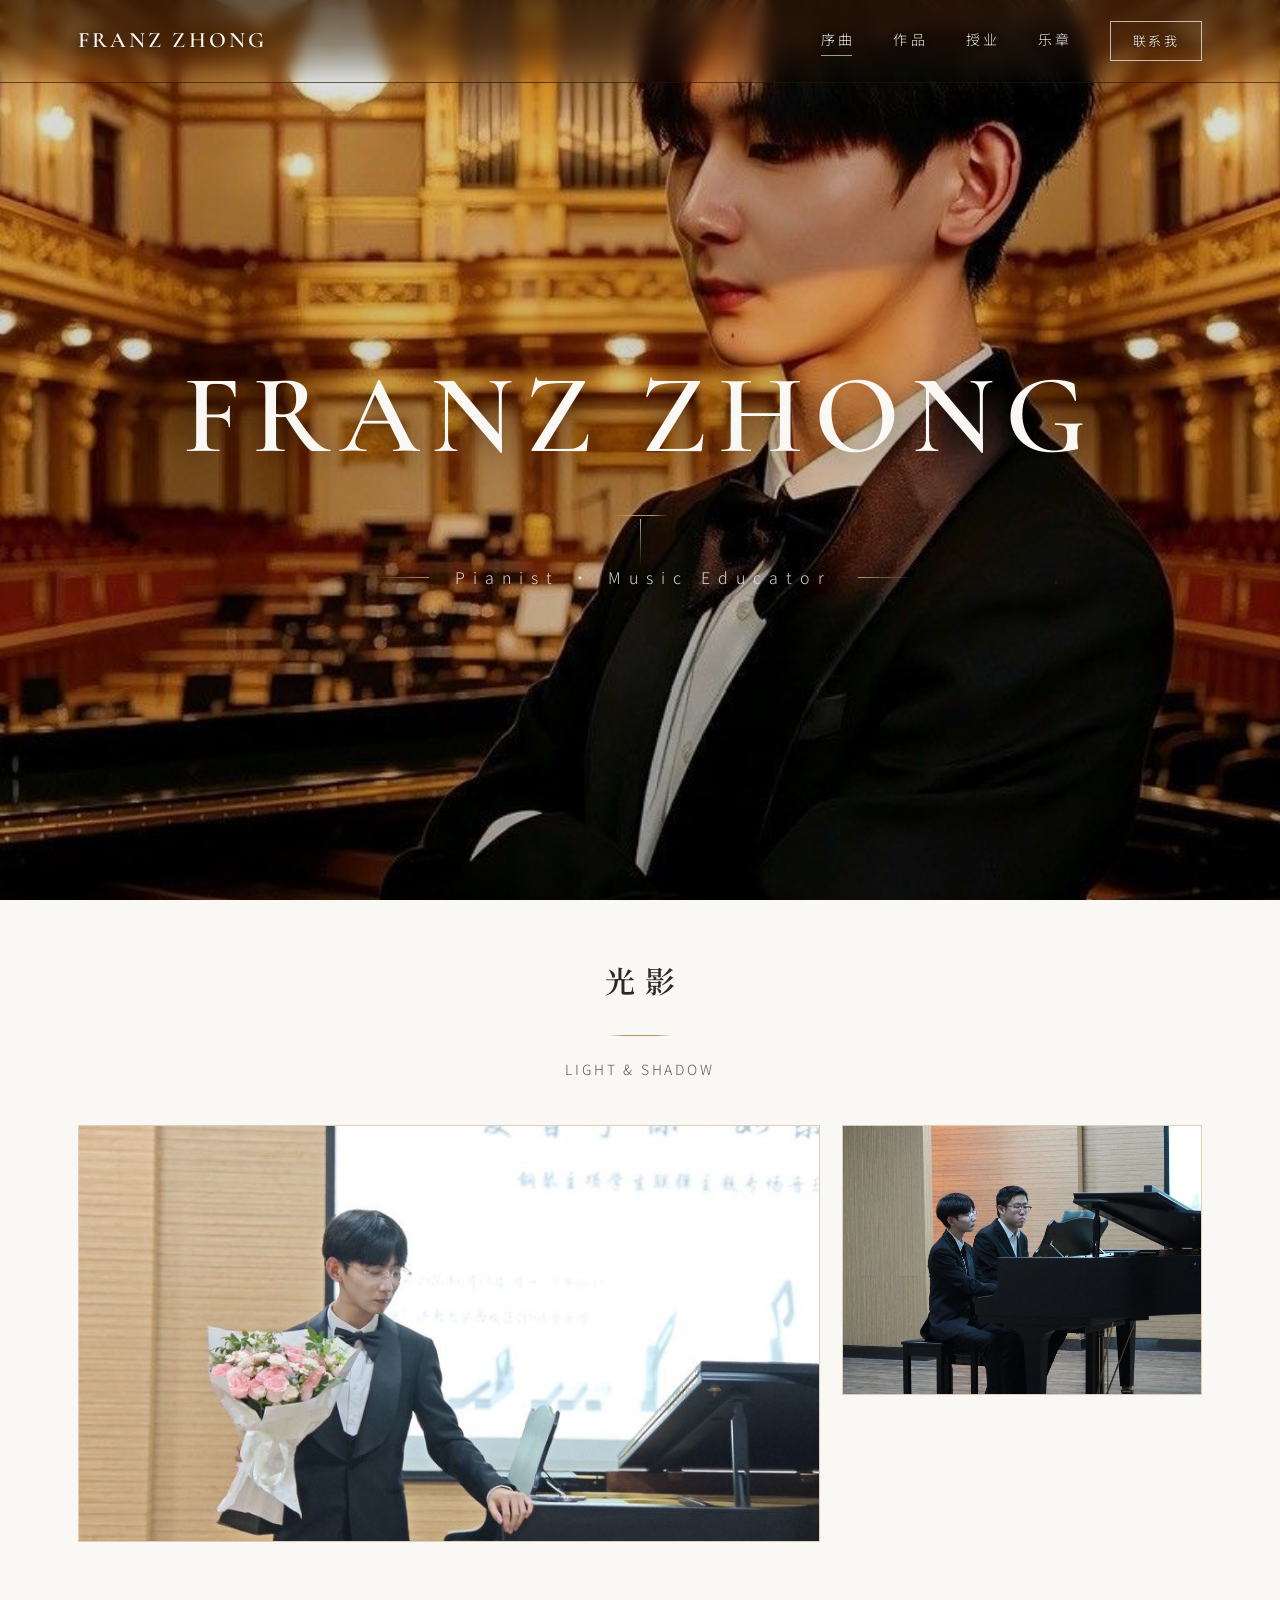
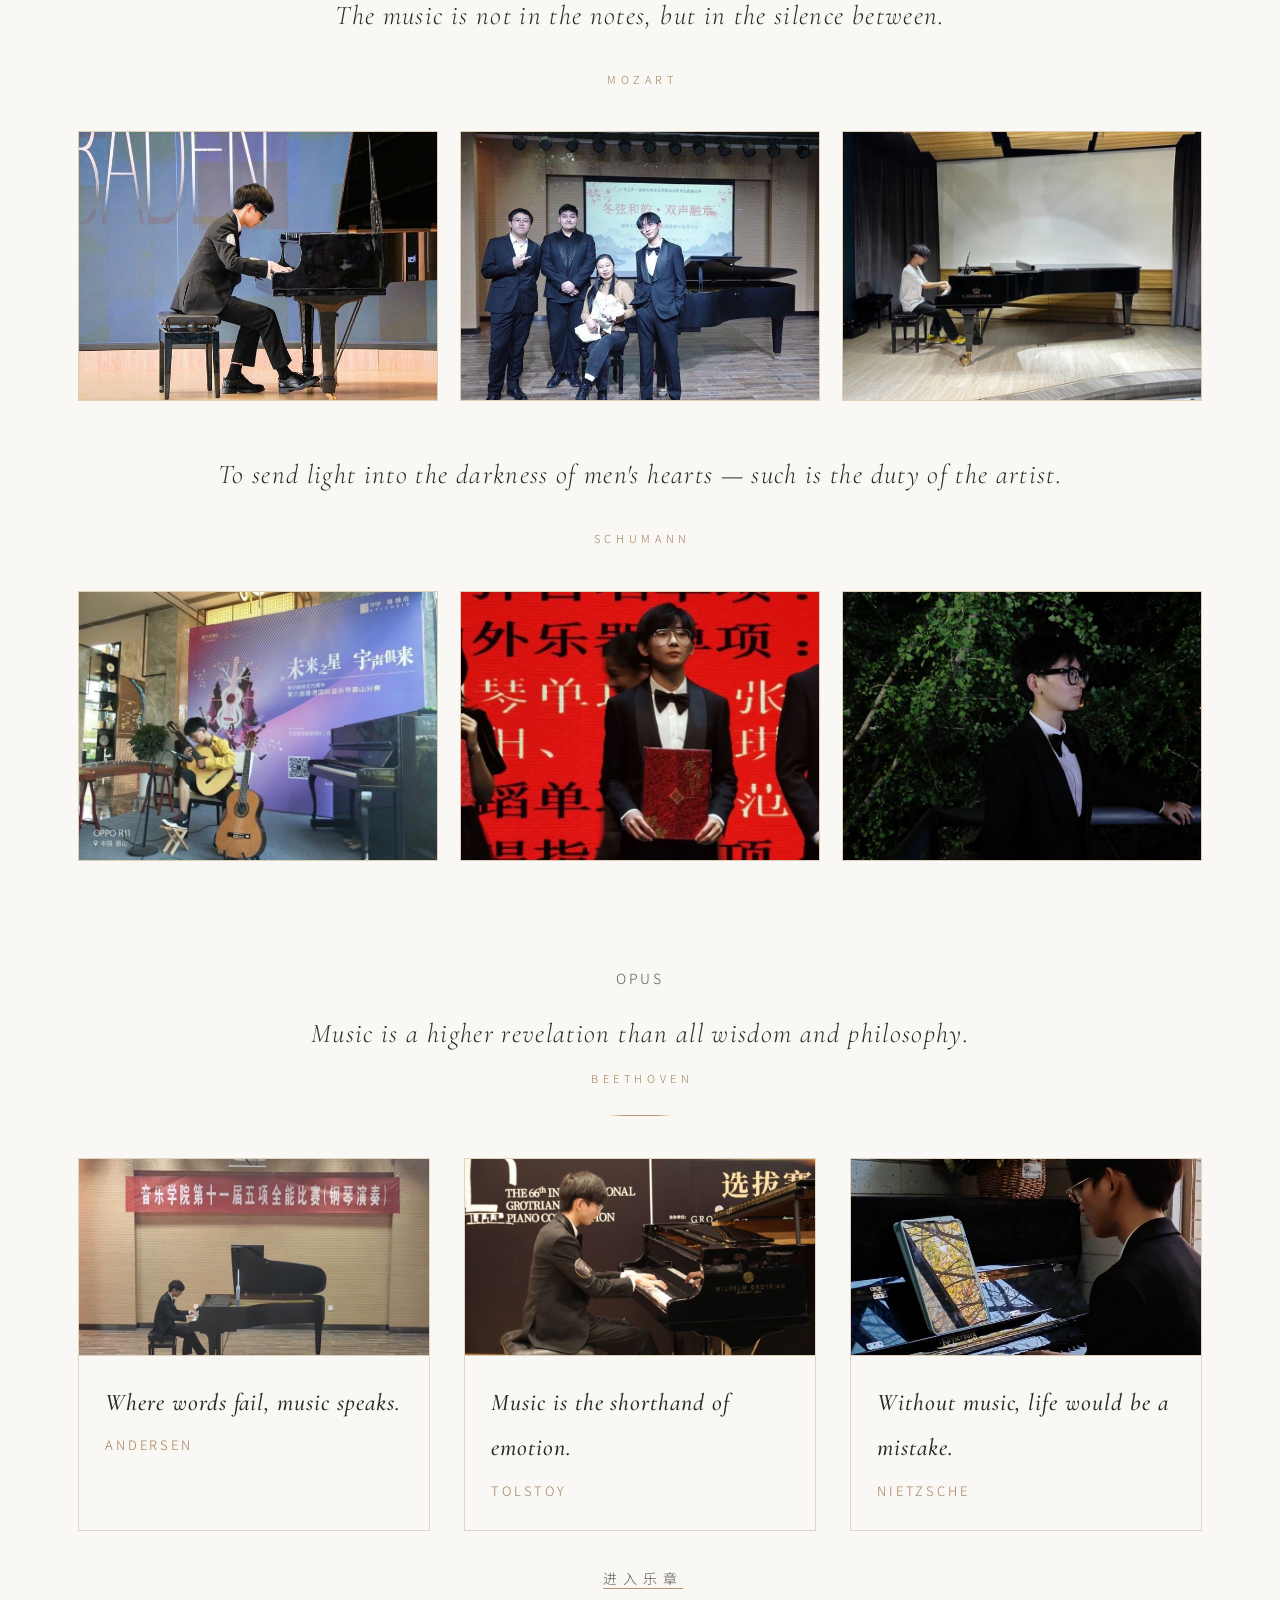
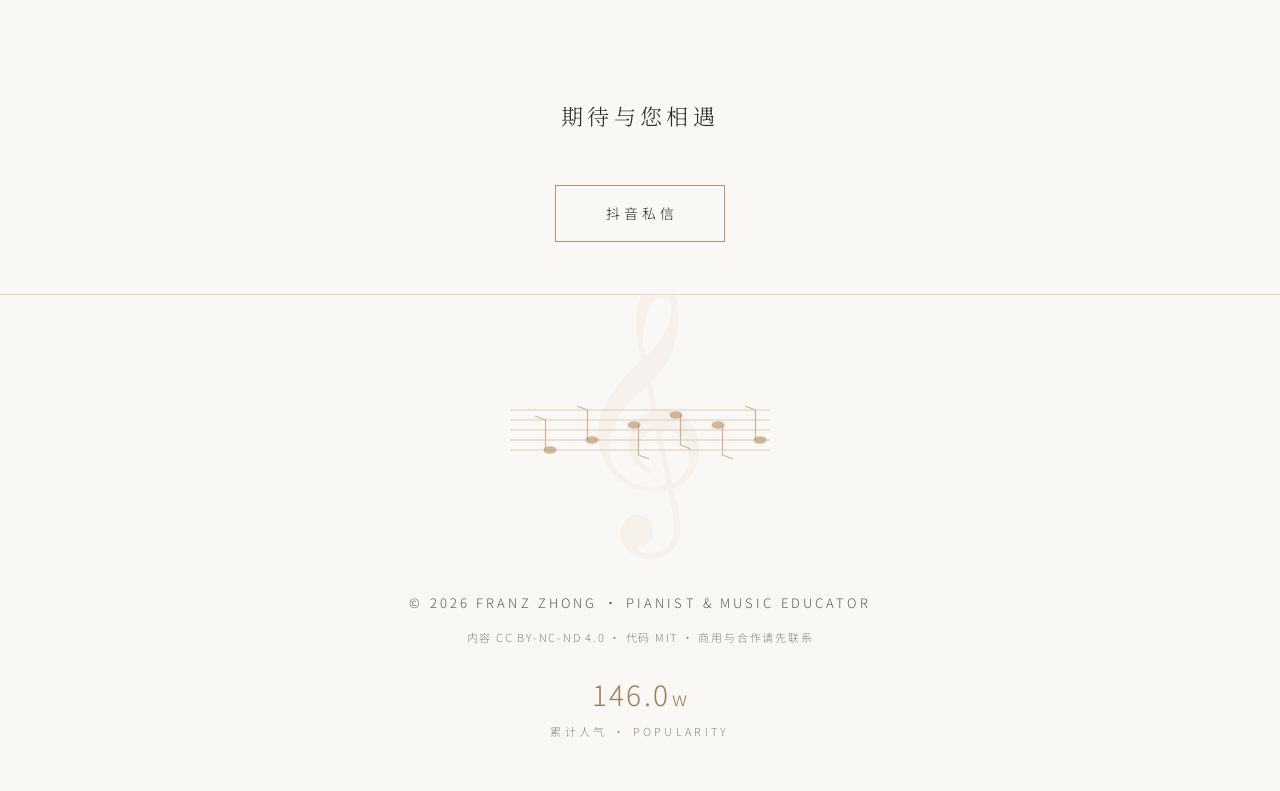
<file: overture.html>
<!DOCTYPE html>
<html lang="zh-CN">
<head>
  <meta charset="UTF-8">
  <meta name="viewport" content="width=device-width, initial-scale=1.0">
  <title>FRANZ ZHONG · Pianist &amp; Music Educator</title>
  <meta name="description" content="FRANZ ZHONG（钟骑骏）青年钢琴演奏者与音乐教育家，演奏古典钢琴与古典吉他，可提供钢琴教学、吉他教学与音乐家教。个人官网：作品、演出与荣誉。">
  <meta name="keywords" content="钢琴, 音乐教育, 钢琴家, 钢琴教学, 古典吉他, 吉他, Franz Zhong, 钟, piano, pianist, music education, classical guitar, 钟骑骏, 钟骑骏钢琴, Qijun Zhong, Zhong Qijun, 音乐老师, 钢琴老师, 吉他老师, 音乐家教, 钢琴演奏者, 青年钢琴演奏者, piano teacher, guitar teacher, music tutor, young pianist">
  <script type="application/ld+json">
{
  "@context": "https://schema.org",
  "@type": "Person",
  "name": "Franz Zhong",
  "alternateName": ["钟骑骏", "钟", "Qijun Zhong", "Zhong Qijun"],
  "jobTitle": "Pianist &amp; Music Educator",
  "knowsAbout": ["钢琴", "音乐教育", "古典吉他", "钢琴教学", "吉他教学", "音乐家教", "piano", "music education", "classical guitar", "piano teaching", "guitar teaching"],
  "url": "https://zhongquinnking.github.io/prelude/",
  "sameAs": ["https://v.douyin.com/s2i2Y8FRT1A/"],
  "image": "https://zhongquinnking.github.io/prelude/images/og-card-v2.jpg",
  "makesOffer": [
    {
      "@type": "Offer",
      "itemOffered": { "@type": "Service", "name": "钢琴教学" }
    },
    {
      "@type": "Offer",
      "itemOffered": { "@type": "Service", "name": "吉他教学" }
    }
  ]
}
</script>
<meta property="og:type" content="website">
<meta property="og:site_name" content="FRANZ ZHONG">
<meta property="og:title" content="FRANZ ZHONG · Pianist &amp; Music Educator">
<meta property="og:description" content="序曲 · 古典钢琴与古典吉他演奏 · 钢琴与吉他教学">
<meta property="og:url" content="https://zhongquinnking.github.io/prelude/overture.html">
<link rel="canonical" href="https://zhongquinnking.github.io/prelude/overture.html">
<meta property="og:image" content="https://zhongquinnking.github.io/prelude/images/og-card-v2.jpg">
  <link rel="preconnect" href="https://fonts.googleapis.com">
  <link rel="preconnect" href="https://fonts.gstatic.com" crossorigin>
  <link href="https://fonts.googleapis.com/css2?family=Cormorant+Garamond:ital,wght@0,400;0,500;0,600;1,400;1,500&family=Noto+Sans+SC:wght@300;400;500&family=Noto+Serif+SC:wght@400;500;600;700&display=swap" rel="stylesheet" media="print" onload="this.media='all'">
  <noscript><link href="https://fonts.googleapis.com/css2?family=Cormorant+Garamond:ital,wght@0,400;0,500;0,600;1,400;1,500&family=Noto+Sans+SC:wght@300;400;500&family=Noto+Serif+SC:wght@400;500;600;700&display=swap" rel="stylesheet"></noscript>
  <link rel="stylesheet" href="css/style.css?v=31">
  <link rel="icon" href="images/favicon-32.png" sizes="32x32" type="image/png">
  <link rel="icon" href="images/favicon-16.png" sizes="16x16" type="image/png">
  <link rel="apple-touch-icon" href="images/apple-touch-icon.png">
  <link rel="preload" as="image" href="images/hero.jpg" fetchpriority="high">
  <script>document.documentElement.classList.add('pre-anim');</script>
</head>
<body class="photo-nav photo-nav--warm">

  <!-- 开场加载页：每次进首页都放一遍，等本页的图就绪后淡出（约 1 秒，图已缓存时更快） -->
  <div class="splash" id="splash">
    <div class="splash-inner">
      <p class="splash-brand">FRANZ ZHONG</p>
      <span class="splash-rule"></span>

      <div class="splash-quotes">
        <figure class="splash-quote">
          <p class="splash-quote-text">The notes I handle no better than many pianists. But the pauses between the notes, ah, that is where the art resides.</p>
          <figcaption class="splash-quote-author">ARTUR SCHNABEL</figcaption>
        </figure>
        <figure class="splash-quote">
          <p class="splash-quote-text">The music is not in the notes, but in the silence between.</p>
          <figcaption class="splash-quote-author">MOZART</figcaption>
        </figure>
        <figure class="splash-quote">
          <p class="splash-quote-text">Simplicity is the highest goal, achievable when you have overcome all difficulties.</p>
          <figcaption class="splash-quote-author">CHOPIN</figcaption>
        </figure>
        <figure class="splash-quote">
          <p class="splash-quote-text">To send light into the darkness of men's hearts, such is the duty of the artist.</p>
          <figcaption class="splash-quote-author">SCHUMANN</figcaption>
        </figure>
        <figure class="splash-quote">
          <p class="splash-quote-text">Music is a higher revelation than all wisdom and philosophy.</p>
          <figcaption class="splash-quote-author">BEETHOVEN</figcaption>
        </figure>
        <figure class="splash-quote">
          <p class="splash-quote-text">Music is the language of the spirit.</p>
          <figcaption class="splash-quote-author">HOROWITZ</figcaption>
        </figure>
        <figure class="splash-quote">
          <p class="splash-quote-text">Where words fail, music speaks.</p>
          <figcaption class="splash-quote-author">ANDERSEN</figcaption>
        </figure>
        <figure class="splash-quote">
          <p class="splash-quote-text">Music is the shorthand of emotion.</p>
          <figcaption class="splash-quote-author">TOLSTOY</figcaption>
        </figure>
        <figure class="splash-quote">
          <p class="splash-quote-text">Without music, life would be a mistake.</p>
          <figcaption class="splash-quote-author">NIETZSCHE</figcaption>
        </figure>
        <figure class="splash-quote">
          <p class="splash-quote-text">Music expresses that which cannot be said and on which it is impossible to be silent.</p>
          <figcaption class="splash-quote-author">VICTOR HUGO</figcaption>
        </figure>
        <figure class="splash-quote">
          <p class="splash-quote-text">Play always as if in the presence of a master.</p>
          <figcaption class="splash-quote-author">SCHUMANN</figcaption>
        </figure>
        <figure class="splash-quote">
          <p class="splash-quote-text">Without craftsmanship, inspiration is a mere reed shaken in the wind.</p>
          <figcaption class="splash-quote-author">BRAHMS</figcaption>
        </figure>
      </div>

      <div class="splash-score">
        <span class="splash-score-fill" id="splash-score-fill"></span>
      </div>

      <p class="splash-visits">
        <span class="splash-visits-num" id="splash-visits">134.5<span class="visit-unit">w</span></span>
        <span class="splash-visits-label">累计人气 · POPULARITY</span>
      </p>
    </div>
  </div>

  <nav class="nav">
    <div class="nav-inner">
      <a href="overture.html" class="brand">FRANZ ZHONG</a>
      <div class="nav-links">
        <a href="overture.html" class="active">序曲</a>
        <a href="opus.html">作品</a>
        <a href="maestro.html">授业</a>
        <a href="movement.html">乐章</a>
        <a href="movement.html#contact" class="nav-cta">联系我</a>
      </div>
    </div>
  </nav>

  <!-- 第一屏：名字 · 金线 · 定位 · 演出大图 -->
  <header class="hero">
    <div class="container">
      <h1 class="hero-name">FRANZ ZHONG</h1>
      <div class="hero-rule"></div>
      <p class="hero-tagline">Pianist · Music Educator</p>
      <div class="hero-scroll"></div>
    </div>
  </header>

  <!-- 第二屏：照片墙 -->
  <section class="photo-wall-section">
    <div class="container">
      <div class="section-head">
        <h2 class="section-title">光影</h2>
        <div class="gold-line"></div>
        <p class="section-sub">LIGHT &amp; SHADOW</p>
      </div>
      <div class="photo-wall">
        <div class="frame area-a"><img src="images/wall-3.jpg" alt=""></div>
        <div class="frame area-b"><img src="images/wall-2.jpg" alt=""></div>
        <p class="quote area-q">The music is not in the notes, but in the silence between.</p>
        <p class="quote-author area-qa">MOZART</p>
        <div class="frame area-c"><img src="images/wall-4.jpg" alt=""></div>
        <div class="frame area-d"><img src="images/wall-1.jpg" alt=""></div>
        <div class="frame area-e"><img src="images/wall-5.jpg" alt=""></div>
        <p class="quote area-q2">To send light into the darkness of men's hearts — such is the duty of the artist.</p>
        <p class="quote-author area-q2a">SCHUMANN</p>
        <div class="frame area-f"><img src="images/wall-6.jpg" alt=""></div>
        <div class="frame area-g"><img src="images/big-2.jpg" alt=""></div>
        <div class="frame area-h"><img src="images/wall-7.jpg" alt=""></div>
      </div>
    </div>
  </section>

  <!-- 作品区：名句标题 + 三卡 -->
  <section>
    <div class="container">
      <div class="section-head">
        <p class="section-sub" style="margin-top:0;margin-bottom:18px;">OPUS</p>
        <p class="quote" style="margin-top:0;">Music is a higher revelation than all wisdom and philosophy.</p>
        <p class="quote-author">BEETHOVEN</p>
        <div class="gold-line" style="margin-top:26px;"></div>
      </div>
      <div class="works-grid">
        <div class="work-card">
          <div class="work-thumb">
            <img src="images/cover-2.jpg" alt="">          </div>
          <div class="work-info">
            <h3 class="work-title">Where words fail, music speaks.</h3>
            <p class="work-meta">ANDERSEN</p>
          </div>
        </div>
        <div class="work-card">
          <div class="work-thumb">
            <img src="images/cover-1.jpg" alt="">          </div>
          <div class="work-info">
            <h3 class="work-title">Music is the shorthand of emotion.</h3>
            <p class="work-meta">TOLSTOY</p>
          </div>
        </div>
        <div class="work-card">
          <div class="work-thumb">
            <img src="images/cover-3.jpg" alt="">          </div>
          <div class="work-info">
            <h3 class="work-title">Without music, life would be a mistake.</h3>
            <p class="work-meta">NIETZSCHE</p>
          </div>
        </div>
      </div>
      <p class="big-caption"><a href="movement.html" style="border-bottom:1px solid var(--gold);">进入乐章</a></p>
    </div>
  </section>

  <!-- 联系方式 -->
  <section class="contact" id="contact">
    <div class="container">
      <p class="contact-line">期待与您相遇</p>
      <a href="https://v.douyin.com/s2i2Y8FRT1A/" target="_blank" rel="noopener" class="contact-btn">抖音私信</a>
    </div>
  </section>

  <footer class="footer">
    <div class="container">
      <img src="images/footer-bach.svg" alt="" class="footer-score">
      <p class="footer-copy">© 2026 FRANZ ZHONG · PIANIST &amp; MUSIC EDUCATOR</p>
      <p class="footer-license">内容 CC BY-NC-ND 4.0 · 代码 MIT · 商用与合作请先联系</p>
      <div class="footer-stats">
        <p class="footer-stats-num" id="site-visits">134.5<span class="visit-unit">w</span></p>
        <p class="footer-stats-label">累计人气 · POPULARITY</p>
      </div>
    </div>
  </footer>

<script src="js/site.js?v=31"></script>
</body>
</html>
</file>
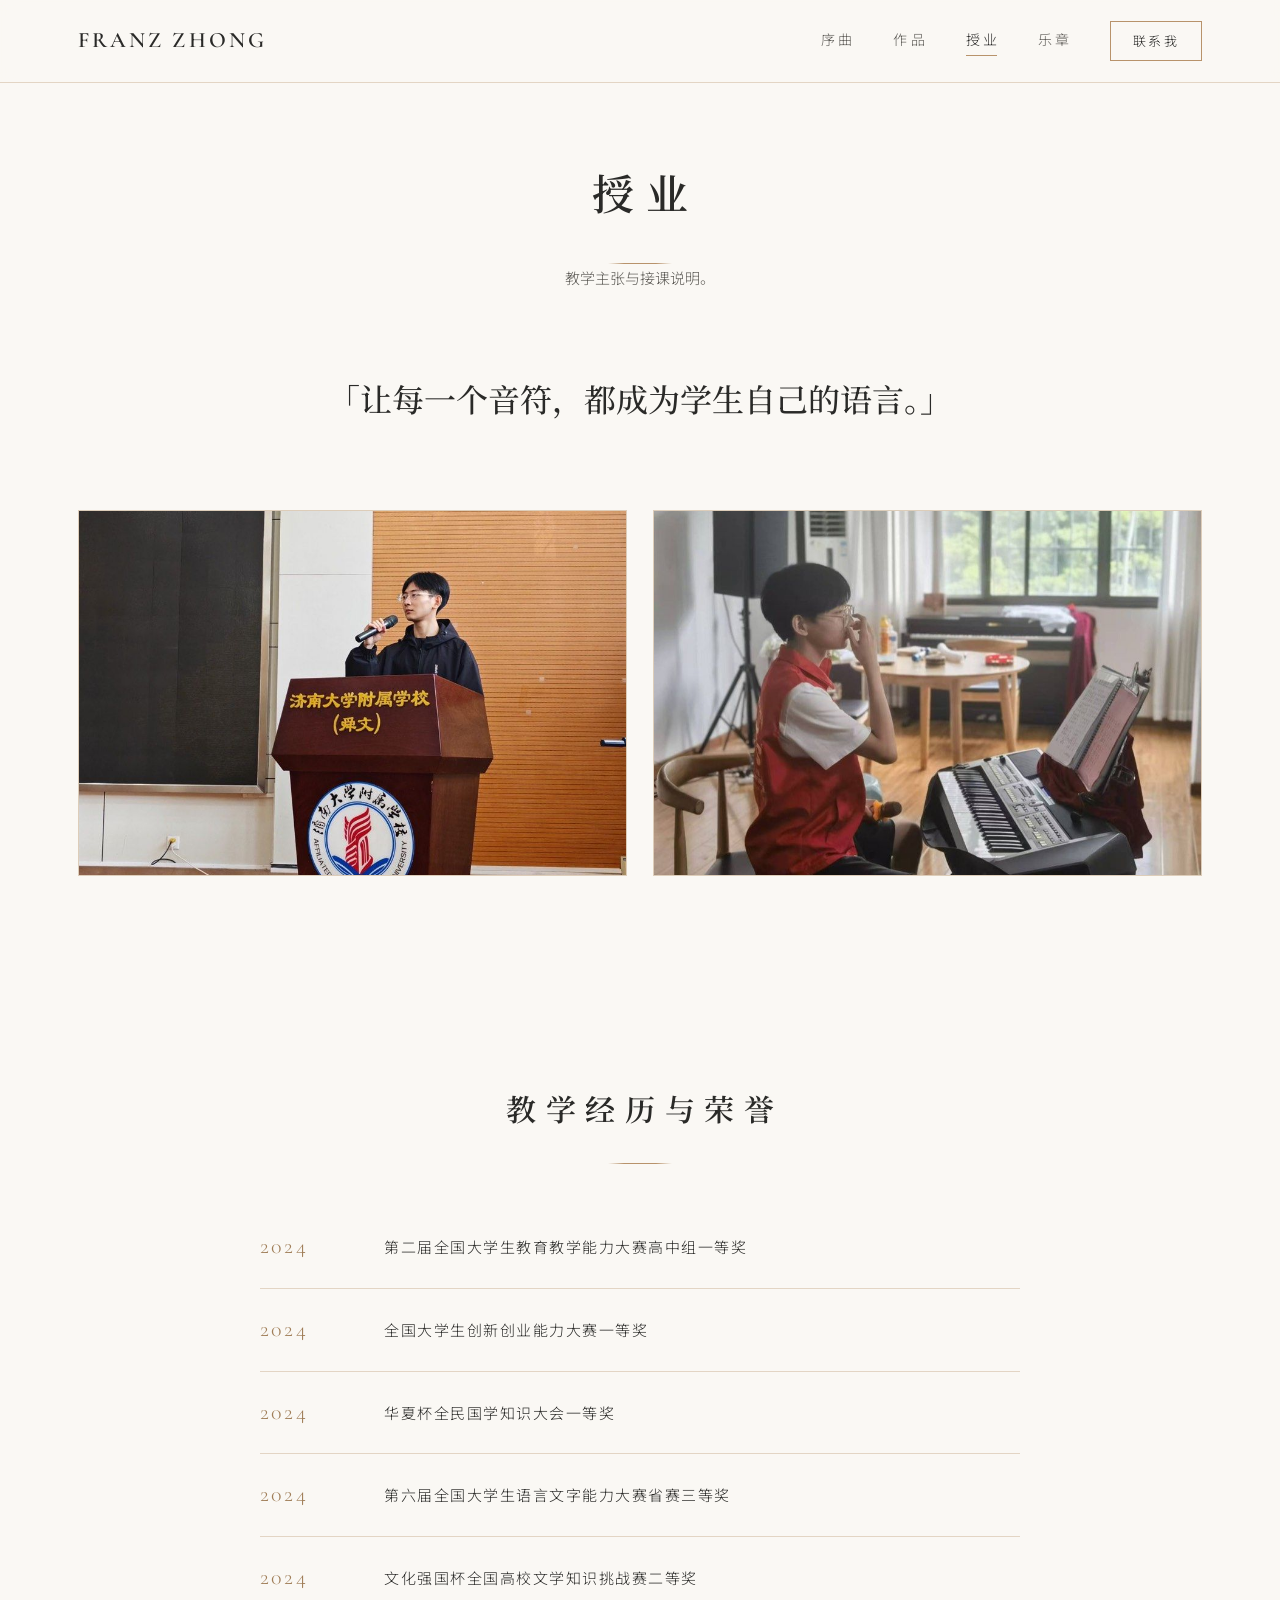
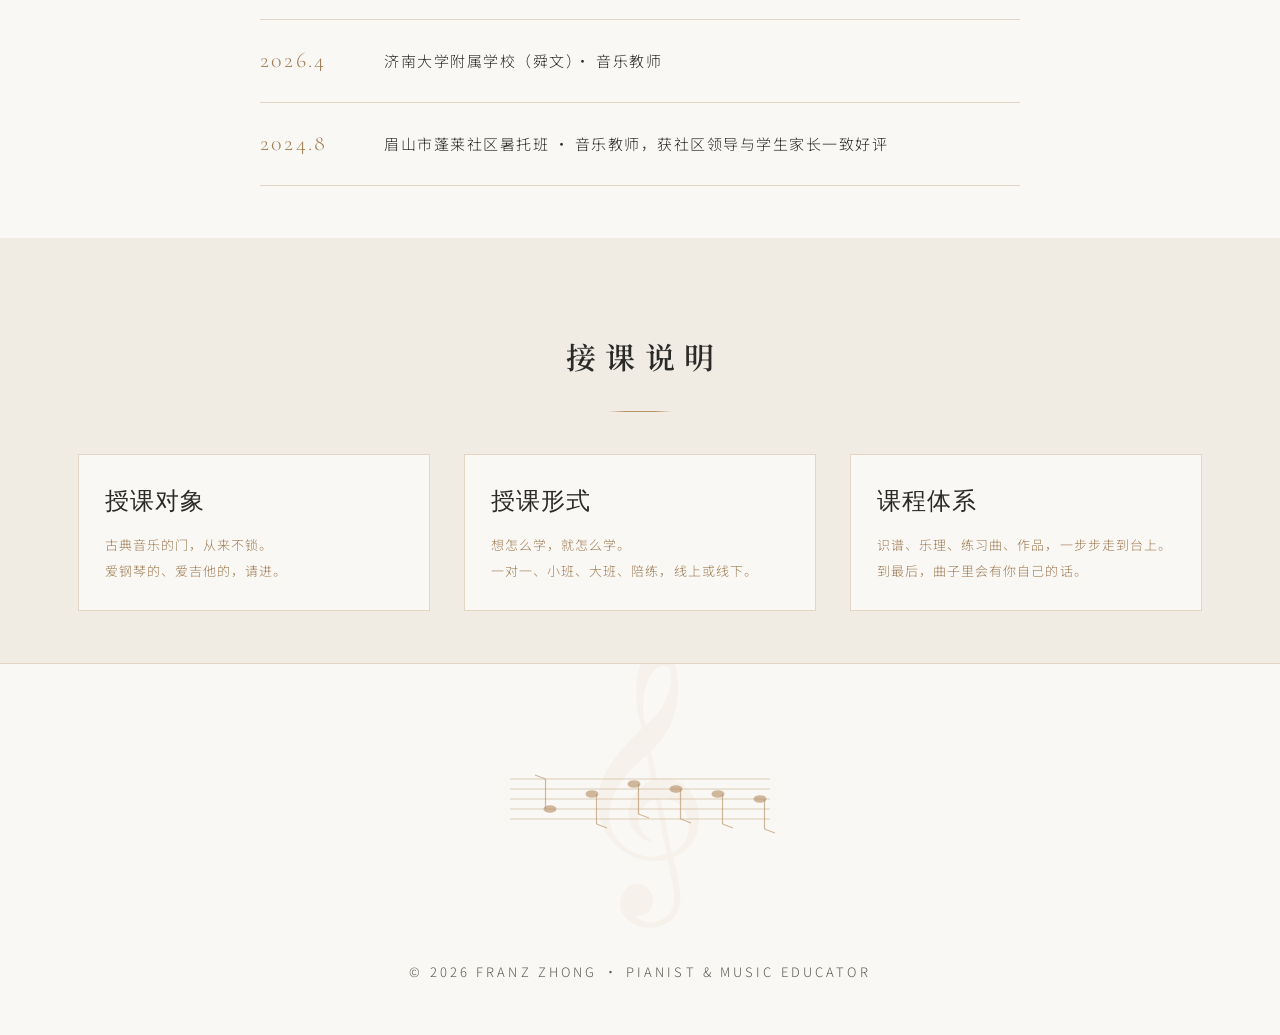
<file: teaching.html>
<!DOCTYPE html>
<html lang="zh-CN">
<head>
  <meta charset="UTF-8">
  <meta name="viewport" content="width=device-width, initial-scale=1.0">
  <title>授业 · FRANZ ZHONG</title>
  <link rel="preconnect" href="https://fonts.googleapis.com">
  <link rel="preconnect" href="https://fonts.gstatic.com" crossorigin>
  <link href="https://fonts.googleapis.com/css2?family=Cormorant+Garamond:ital,wght@0,400;0,500;0,600;1,400;1,500&family=Noto+Sans+SC:wght@300;400;500&family=Noto+Serif+SC:wght@400;500;600;700&display=swap" rel="stylesheet">
  <link rel="stylesheet" href="css/style.css?v=3">
</head>
<body>

  <nav class="nav">
    <div class="nav-inner">
      <a href="index.html" class="brand">FRANZ ZHONG</a>
      <div class="nav-links">
        <a href="index.html">序曲</a>
        <a href="works.html">作品</a>
        <a href="teaching.html" class="active">授业</a>
        <a href="about.html">乐章</a>
        <a href="about.html#contact" class="nav-cta">联系我</a>
      </div>
    </div>
  </nav>

  <header class="page-hero">
    <div class="container">
      <h1 class="page-title">授业</h1>
      <div class="gold-line"></div>
      <p class="page-intro">教学主张与接课说明。</p>
    </div>
  </header>

  <section style="padding-top:20px;">
    <div class="container">
      <p class="teaching-statement">「让每一个音符，都成为学生自己的语言。」</p>
      <div class="teaching-scenes">
        <div class="frame"><img src="images/teach-1.jpg" alt=""></div>
        <div class="frame"><img src="images/teach-2.jpg" alt=""></div>
      </div>
    </div>
  </section>

  <!-- 教学经历与荣誉 -->
  <section>
    <div class="container">
      <div class="section-head">
        <h2 class="section-title">教学经历与荣誉</h2>
        <div class="gold-line"></div>
      </div>

      <div class="award-item" style="max-width:760px;">
        <span class="award-year">2024</span>
        <span class="award-name">第二届全国大学生教育教学能力大赛高中组一等奖</span>
      </div>
      <div class="award-item" style="max-width:760px;">
        <span class="award-year">2024</span>
        <span class="award-name">全国大学生创新创业能力大赛一等奖</span>
      </div>
      <div class="award-item" style="max-width:760px;">
        <span class="award-year">2024</span>
        <span class="award-name">华夏杯全民国学知识大会一等奖</span>
      </div>
      <div class="award-item" style="max-width:760px;">
        <span class="award-year">2024</span>
        <span class="award-name">第六届全国大学生语言文字能力大赛省赛三等奖</span>
      </div>
      <div class="award-item" style="max-width:760px;">
        <span class="award-year">2024</span>
        <span class="award-name">文化强国杯全国高校文学知识挑战赛二等奖</span>
      </div>
      <div class="award-item" style="max-width:760px;">
        <span class="award-year">2026.4</span>
        <span class="award-name">济南大学附属学校（舜文）· 音乐教师</span>
      </div>
      <div class="award-item" style="max-width:760px;">
        <span class="award-year">2024.8</span>
        <span class="award-name">眉山市蓬莱社区暑托班 · 音乐教师，获社区领导与学生家长一致好评</span>
      </div>
    </div>
  </section>

  <!-- 接课说明 -->
  <section class="teaching" style="padding-top:90px;">
    <div class="container">
      <div class="section-head">
        <h2 class="section-title">接课说明</h2>
        <div class="gold-line"></div>
      </div>
      <div class="works-grid">
        <div class="work-card" style="cursor:default;">
          <div class="work-info">
            <h3 class="work-title" style="font-style:normal;">授课对象</h3>
            <p class="work-meta" style="letter-spacing:0.08em;line-height:2;">古典音乐的门，从来不锁。<br>爱钢琴的、爱吉他的，请进。</p>
          </div>
        </div>
        <div class="work-card" style="cursor:default;">
          <div class="work-info">
            <h3 class="work-title" style="font-style:normal;">授课形式</h3>
            <p class="work-meta" style="letter-spacing:0.08em;line-height:2;">想怎么学，就怎么学。<br>一对一、小班、大班、陪练，线上或线下。</p>
          </div>
        </div>
        <div class="work-card" style="cursor:default;">
          <div class="work-info">
            <h3 class="work-title" style="font-style:normal;">课程体系</h3>
            <p class="work-meta" style="letter-spacing:0.08em;line-height:2;">识谱、乐理、练习曲、作品，一步步走到台上。<br>到最后，曲子里会有你自己的话。</p>
          </div>
        </div>
      </div>
    </div>
  </section>

  <footer class="footer">
    <div class="container">
      <img src="images/footer-granados.svg" alt="" class="footer-score">
      <p class="footer-copy">© 2026 FRANZ ZHONG · PIANIST &amp; MUSIC EDUCATOR</p>
    </div>
  </footer>

<script src="js/site.js"></script>
</body>
</html>
</file>
<file: css/style.css>
/* ============================================================
   Personal Site — Warm Minimal · Champagne Gold · Serif Elegance
   Palette: 暖白 #FAF8F4 / 墨色 #2A2A28 / 香槟金 #B8936B
   ============================================================ */

:root {
  --paper: #FAF8F4;
  --paper-deep: #F1ECE3;
  --ink: #2A2A28;
  --ink-soft: #5C5A55;
  --gold: #B8936B;
  --gold-deep: #A07E58;
  --line: rgba(184, 147, 107, 0.35);
}

* { margin: 0; padding: 0; box-sizing: border-box; }

html { scroll-behavior: smooth; }

body {
  background: var(--paper);
  color: var(--ink);
  font-family: "Noto Sans SC", "PingFang SC", "Microsoft YaHei", sans-serif;
  font-weight: 300;
  font-size: 16px;
  line-height: 1.9;
  -webkit-font-smoothing: antialiased;
}

::selection { background: rgba(184, 147, 107, 0.25); }

/* 细金滚动条 */
::-webkit-scrollbar { width: 10px; }
::-webkit-scrollbar-track { background: var(--paper); }
::-webkit-scrollbar-thumb {
  background: linear-gradient(var(--gold), var(--gold-deep));
  border-radius: 5px;
  border: 2px solid var(--paper);
}

a { color: inherit; text-decoration: none; }

img { max-width: 100%; display: block; }

.container { max-width: 1180px; margin: 0 auto; padding: 0 28px; }

/* ---------- 顶部导航：雷厉风行，常驻 ---------- */

.nav {
  position: sticky;
  top: 0;
  z-index: 100;
  background: rgba(250, 248, 244, 0.92);
  backdrop-filter: blur(8px);
  border-bottom: 1px solid var(--line);
}

.nav-inner {
  max-width: 1180px;
  margin: 0 auto;
  padding: 20px 28px;
  display: flex;
  align-items: center;
  justify-content: space-between;
}

.brand {
  font-family: "Cormorant Garamond", "Times New Roman", serif;
  font-size: 22px;
  font-weight: 600;
  letter-spacing: 0.14em;
}

.nav-links { display: flex; align-items: center; gap: 38px; }

.nav-links a {
  position: relative;
  --ls: 0.22em;            /* 字距，下划线尾端要减掉同样一段 */
  --ul: var(--gold);
  font-size: 14px;
  letter-spacing: var(--ls);
  color: var(--ink-soft);
  padding-bottom: 4px;
  transition: color 0.25s;
}

/* 下划线交给伪元素：字距会在末字后面留一截空隙，
   用 border-bottom 会把那截一起画上，右边就多出一块 */
.nav-links a::after {
  content: "";
  position: absolute;
  left: 0;
  right: var(--ls);
  bottom: 0;
  height: 1px;
  background: var(--ul);
  opacity: 0;
  transition: opacity 0.25s;
}

.nav-links a:hover,
.nav-links a.active { color: var(--ink); }

.nav-links a:hover::after,
.nav-links a.active::after { opacity: 1; }

/* 联系我：实心按钮，不参与下划线那套 */
.nav-links .nav-cta {
  font-size: 13px;
  letter-spacing: 0.18em;
  color: var(--ink);
  border: 1px solid var(--gold);
  padding: 7px 22px;
  transition: background 0.3s, color 0.3s;
}

.nav-links .nav-cta::after { content: none; }

.nav-links .nav-cta:hover { background: var(--gold); color: var(--paper); }

/* 滚动后导航浮现暖白背景（site.js 切换 nav-solid） */
.nav-solid {
  background: rgba(250, 248, 244, 0.92);
  border-bottom-color: var(--line);
}

.nav-solid a { color: var(--ink-soft); }

.nav-solid a:hover,
.nav-solid a.active { color: var(--ink); }

.nav-solid .nav-cta {
  color: var(--ink);
  border-color: var(--gold);
}

.nav-solid .nav-cta:hover { background: var(--gold); color: var(--paper); }

.nav-solid .brand { color: var(--ink); }

/* 导航浮在首屏照片之上。用 fixed 脱开文档流，否则它是规规矩矩排在照片
   上方的，底下的暗纱渐变会在交界处拉出一条硬边。首屏自身的内边距
   （hero 140px、page-hero--photo 190px）都够高，不用另外补。 */
.photo-nav .nav {
  position: fixed;
  left: 0;
  right: 0;
}

/* 首屏导航化在照片上：不用实心色带，改用自上而下的暗纱。
   色带是跟着底下的像素变色的，压在亮处就发灰发闷；暗纱不会，
   照片还能一路顶到页面上沿。滚动后由 nav-solid 换成纸色实底。 */
.photo-nav.photo-nav--warm .nav {
  background: linear-gradient(
    to bottom,
    rgba(38, 20, 6, 0.66) 0%,
    rgba(38, 20, 6, 0.42) 55%,
    rgba(38, 20, 6, 0) 100%
  );
  border-bottom-color: transparent;
}

.photo-nav.photo-nav--warm .nav a {
  color: rgba(250, 248, 244, 0.95);
  text-shadow: 0 1px 6px rgba(0, 0, 0, 0.6);
  --ul: rgba(250, 248, 244, 0.6);
}

.photo-nav.photo-nav--warm .nav a:hover,
.photo-nav.photo-nav--warm .nav a.active { color: var(--paper); }

.photo-nav.photo-nav--warm .nav .nav-cta {
  color: var(--paper);
  border-color: rgba(250, 248, 244, 0.7);
}

.photo-nav.photo-nav--warm .nav .nav-cta:hover { background: var(--gold); color: var(--paper); }

.photo-nav.photo-nav--warm .nav .brand {
  color: var(--paper);
  text-shadow: 0 1px 8px rgba(0, 0, 0, 0.55);
}

.photo-nav.photo-nav--warm .nav.nav-solid {
  background: rgba(250, 248, 244, 0.92);
  border-bottom-color: var(--line);
}

.photo-nav.photo-nav--warm .nav.nav-solid a {
  color: var(--ink-soft);
  --ul: var(--gold);
}

.photo-nav.photo-nav--warm .nav.nav-solid a:hover,
.photo-nav.photo-nav--warm .nav.nav-solid a.active { color: var(--ink); }

.photo-nav.photo-nav--warm .nav.nav-solid .nav-cta {
  color: var(--ink);
  border-color: var(--gold);
}

.photo-nav.photo-nav--warm .nav.nav-solid .nav-cta:hover { background: var(--gold); color: var(--paper); }

.photo-nav.photo-nav--warm .nav.nav-solid .brand { color: var(--ink); }

.photo-nav .nav {
  background: linear-gradient(
    to bottom,
    rgba(10, 10, 9, 0.62) 0%,
    rgba(10, 10, 9, 0.38) 55%,
    rgba(10, 10, 9, 0) 100%
  );
  border-bottom-color: transparent;
}

.photo-nav .nav a {
  color: rgba(250, 248, 244, 0.95);
  text-shadow: 0 1px 6px rgba(0, 0, 0, 0.7);
  --ul: rgba(250, 248, 244, 0.6);
}

.photo-nav .nav a:hover,
.photo-nav .nav a.active { color: var(--paper); }

.photo-nav .nav .nav-cta {
  color: var(--paper);
  border-color: rgba(250, 248, 244, 0.7);
}

.photo-nav .nav .nav-cta:hover { background: var(--gold); color: var(--paper); }

.photo-nav .nav .brand {
  color: var(--paper);
  text-shadow: 0 1px 8px rgba(0, 0, 0, 0.55);
}

.photo-nav .nav.nav-solid {
  background: rgba(250, 248, 244, 0.92);
  border-bottom-color: var(--line);
}

.photo-nav .nav.nav-solid a {
  color: var(--ink-soft);
  --ul: var(--gold);
}

.photo-nav .nav.nav-solid a:hover,
.photo-nav .nav.nav-solid a.active { color: var(--ink); }

.photo-nav .nav.nav-solid .nav-cta {
  color: var(--ink);
  border-color: var(--gold);
}

.photo-nav .nav.nav-solid .nav-cta:hover { background: var(--gold); color: var(--paper); }

.photo-nav .nav.nav-solid .brand { color: var(--ink); }

/* ---------- 通用区块 ---------- */

section { padding: 52px 0; }

.section-head {
  text-align: center;
  margin-bottom: 42px;
}

.section-title {
  font-family: "Noto Serif SC", "Songti SC", serif;
  font-weight: 600;
  font-size: 30px;
  letter-spacing: 0.32em;
  text-indent: 0.32em;
  margin-bottom: 26px;
}

.gold-line {
  width: 64px;
  height: 1px;
  background: linear-gradient(90deg, transparent, var(--gold) 25%, var(--gold) 75%, transparent);
  margin: 0 auto;
}

.section-sub {
  margin-top: 20px;
  font-size: 14px;
  letter-spacing: 0.2em;
  color: var(--ink-soft);
}

/* ---------- 五线谱与谱号装饰 ---------- */

.staff {
  height: 1px;
  background: transparent;
  position: relative;
  margin: 0 auto;
}

.staff::before,
.staff::after {
  content: "";
  position: absolute;
  left: 50%;
  transform: translateX(-50%);
  height: 1px;
  background: var(--line);
}

.staff::before { width: 240px; top: -12px; box-shadow: 0 6px 0 var(--line), 0 12px 0 var(--line), 0 18px 0 var(--line), 0 24px 0 var(--line); }

.staff::after { width: 80px; top: 42px; background: var(--gold); }

/* 高音谱号水印 */

.clef-watermark {
  position: relative;
}

.clef-watermark::before {
  content: "\1D11E";
  position: absolute;
  right: 0;
  top: 30px;
  font-size: 320px;
  line-height: 1;
  color: rgba(184, 147, 107, 0.06);
  pointer-events: none;
  user-select: none;
  z-index: 0;
}

/* ---------- 第一屏：名字 · 金线 · 定位 · 大图 ---------- */

.hero {
  min-height: 100vh;
  display: flex;
  flex-direction: column;
  justify-content: center;
  padding: 140px 0 90px;
  text-align: center;
  position: relative;
  background: url("../images/hero.jpg") 50% 40% / cover no-repeat;
  background-color: var(--ink);
  color: var(--paper);
}

/* 极浅暗罩：只保证文字可读，不压脸部细节 */
.hero::before {
  content: "";
  position: absolute;
  inset: 0;
  background: linear-gradient(180deg, rgba(0, 0, 0, 0.12), rgba(0, 0, 0, 0.28));
  z-index: 0;
}

.hero > * {
  position: relative;
  z-index: 2;
}

html:not(.pre-anim) .hero-name {
  font-family: "Cormorant Garamond", "Times New Roman", serif;
  font-weight: 600;
  font-size: clamp(64px, 9.5vw, 112px);
  letter-spacing: 0.1em;
  line-height: 1.05;
  color: var(--paper);
  text-shadow: 0 4px 30px rgba(0, 0, 0, 0.55);
  animation: fadeUp 1.6s ease both;
}

html:not(.pre-anim) .hero-rule {
  width: 56px;
  height: 1px;
  background: linear-gradient(90deg, transparent, var(--gold) 25%, var(--gold) 75%, transparent);
  margin: 40px auto;
  animation: fadeUp 1.6s ease 0.35s both;
}

html:not(.pre-anim) .hero-tagline {
  font-size: 16px;
  font-weight: 300;
  letter-spacing: 0.5em;
  padding-left: 0.5em;
  color: rgba(250, 248, 244, 0.85);
  text-shadow: 0 2px 16px rgba(0, 0, 0, 0.5);
  display: inline-flex;
  align-items: center;
  gap: 26px;
  animation: fadeUp 1.6s ease 0.7s both;
}

.hero-tagline::before,
.hero-tagline::after {
  content: "";
  width: 56px;
  height: 1px;
  background: linear-gradient(90deg, transparent, var(--gold));
  flex: none;
}

.hero-tagline::after {
  background: linear-gradient(90deg, var(--gold), transparent);
}

/* 滚动提示 */
.hero-scroll {
  position: absolute;
  bottom: 28px;
  left: 50%;
  width: 1px;
  height: 46px;
  background: linear-gradient(180deg, rgba(250, 248, 244, 0.7), transparent);
  animation: scrollPulse 2.2s ease-in-out infinite;
  z-index: 2;
}

@keyframes fadeUp {
  from { opacity: 0; transform: translateY(24px); }
  to { opacity: 1; transform: none; }
}

@keyframes scrollPulse {
  0%, 100% { transform: translateY(0); opacity: 0.85; }
  50% { transform: translateY(8px); opacity: 0.25; }
}

/* 页面加载完成前隐藏 hero 文字，加载完由 JS 移除该类触发动画，保证动画每次都能看到 */
.pre-anim .hero-name,
.pre-anim .hero-rule,
.pre-anim .hero-tagline,
.pre-anim .page-hero--photo .page-title,
.pre-anim .page-hero--photo .gold-line,
.pre-anim .page-hero--photo .quote,
.pre-anim .page-hero--photo .quote-author,
.pre-anim .page-hero--photo .quote-cn,
.pre-anim .page-hero--clef::before,
.pre-anim .page-hero--clef .page-title,
.pre-anim .page-hero--clef .gold-line,
.pre-anim .page-hero--clef .page-intro { opacity: 0; }

@media (prefers-reduced-motion: reduce) {
  .pre-anim .hero-name,
  .pre-anim .hero-rule,
  .pre-anim .hero-tagline,
  .pre-anim .page-hero--photo .page-title,
  .pre-anim .page-hero--photo .gold-line,
  .pre-anim .page-hero--photo .quote,
  .pre-anim .page-hero--photo .quote-author,
  .pre-anim .page-hero--photo .quote-cn,
  .pre-anim .page-hero--clef::before,
  .pre-anim .page-hero--clef .page-title,
  .pre-anim .page-hero--clef .gold-line,
  .pre-anim .page-hero--clef .page-intro { opacity: 1; }
  html:not(.pre-anim) .hero-name,
  html:not(.pre-anim) .hero-rule,
  html:not(.pre-anim) .hero-tagline,
  html:not(.pre-anim) .page-hero--photo .page-title,
  html:not(.pre-anim) .page-hero--photo .gold-line,
  html:not(.pre-anim) .page-hero--photo .quote,
  html:not(.pre-anim) .page-hero--photo .quote-author,
  html:not(.pre-anim) .page-hero--photo .quote-cn,
  html:not(.pre-anim) .page-hero--photo .gold-line:last-of-type,
  html:not(.pre-anim) .page-hero--clef .page-title span,
  html:not(.pre-anim) .page-hero--clef .gold-line,
  html:not(.pre-anim) .page-hero--clef .page-intro { animation: none; }
  html:not(.pre-anim) .page-hero--clef::before { opacity: 1; animation: none; }
  html:not(.pre-anim) .page-hero--clef .page-title span { opacity: 1; }
  .hero-scroll { animation: none; }
}


/* ---------- 第二主角：演奏大图（画廊装裱式） ---------- */

.main-shot {
  max-width: 920px;
  margin: 0 auto;
}

/* 画框：内层留白 + 细金边，如裱画 */
.main-shot-frame {
  border: 1px solid var(--line);
  background: var(--paper);
  padding: 22px;
  transition: border-color 0.3s;
}

.main-shot-frame img {
  width: 100%;
  aspect-ratio: 4 / 3;
  object-fit: cover;
  display: block;
  transition: transform 0.6s ease;
}

.main-shot-frame:hover { border-color: var(--gold); }

.main-shot-frame:hover img { transform: scale(1.02); }

/* 展签：金线 + 罗马数字小字 */
.main-shot-caption {
  text-align: center;
  margin-top: 30px;
}

.caption-text {
  margin-top: 16px;
  font-family: "Cormorant Garamond", "Times New Roman", serif;
  font-size: 13px;
  letter-spacing: 0.52em;
  text-indent: 0.52em;
  color: var(--gold-deep);
}

/* ---------- 照片墙 ---------- */

.photo-wall {
  display: grid;
  grid-template-columns: repeat(3, 1fr);
  grid-template-areas:
    "a a b"
    "q q q"
    "qa qa qa"
    "c d e"
    "q2 q2 q2"
    "q2a q2a q2a"
    "f g h";
  row-gap: 18px;
  column-gap: 22px;
}

.photo-wall .frame:first-child { aspect-ratio: 16 / 9; }

.area-a { grid-area: a; }
.area-b { grid-area: b; }
.area-c { grid-area: c; }
.area-d { grid-area: d; }
.area-e { grid-area: e; }
.area-f { grid-area: f; }
.area-g { grid-area: g; }
.area-h { grid-area: h; }
.area-q { grid-area: q; margin-top: 30px; }
.area-qa { grid-area: qa; margin-bottom: 24px; }
.area-q2 { grid-area: q2; margin-top: 30px; }
.area-q2a { grid-area: q2a; margin-bottom: 24px; }

.frame {
  position: relative;
  background: var(--paper-deep);
  border: 1px solid var(--line);
  display: flex;
  align-items: center;
  justify-content: center;
  aspect-ratio: 4 / 3;
  color: var(--ink-soft);
  font-size: 13px;
  letter-spacing: 0.28em;
  transition: border-color 0.3s;
  overflow: hidden;
}

.frame img {
  width: 100%;
  height: 100%;
  object-fit: cover;
  display: block;
  transition: transform 0.6s ease;
}

.frame:hover { border-color: var(--gold); }

.frame:hover img {
  transform: scale(1.03);
  filter: brightness(1.06);
}

/* 首页大图位 */
.big-photo {
  background: var(--paper-deep);
  border: 1px solid var(--line);
  overflow: hidden;
  transition: border-color 0.3s;
}

.big-photo:hover { border-color: var(--gold); }

.big-photo img {
  width: 100%;
  height: 100%;
  object-fit: cover;
  display: block;
}

.big-photo.wide {
  aspect-ratio: 3 / 2;
  max-width: 920px;
  margin: 0 auto;
}

.big-photo.tall {
  width: min(560px, 100%);
  aspect-ratio: 3 / 4;
  margin: 0 auto;
}

.big-caption {
  text-align: center;
  margin-top: 34px;
  font-size: 14px;
  letter-spacing: 0.42em;
  text-indent: 0.42em;
  color: var(--ink-soft);
}

/* 首页自我介绍段 */
.intro-block {
  max-width: 620px;
  margin: 44px auto 0;
  text-align: center;
  font-size: 15px;
  line-height: 2.2;
  color: var(--ink-soft);
}

/* 联系区荣誉锚点 */
.honor-line {
  font-size: 13px;
  letter-spacing: 0.18em;
  color: var(--gold-deep);
  margin-bottom: 20px;
}

/* 名句（图片间的呼吸） */
.quote {
  text-align: center;
  font-family: "Cormorant Garamond", "Times New Roman", serif;
  font-style: italic;
  font-size: clamp(19px, 2.4vw, 27px);
  letter-spacing: 0.05em;
  line-height: 1.8;
  color: var(--ink);
  margin-top: 32px;
}

.quote-author {
  text-align: center;
  font-size: 11px;
  letter-spacing: 0.42em;
  text-indent: 0.42em;
  color: var(--gold-deep);
  margin-top: 10px;
}

/* 名句中文释义 */
.quote-cn {
  text-align: center;
  font-size: 14px;
  letter-spacing: 0.3em;
  text-indent: 0.3em;
  color: var(--ink-soft);
  margin-top: 10px;
}

/* 名句独立屏（图片间的呼吸带） */
.quote-screen {
  padding: 110px 0;
}

.quote-screen .quote {
  font-size: clamp(24px, 3.2vw, 36px);
  margin-top: 44px;
}

.quote-screen .quote-author {
  margin-bottom: 44px;
}

/* 教学场景双图 */
.teaching-scenes {
  display: grid;
  grid-template-columns: repeat(2, 1fr);
  gap: 26px;
  margin-bottom: 100px;
}

.teaching-scenes .frame { aspect-ratio: 3 / 2; }

/* ---------- 教学主张 ---------- */

.teaching {
  background: var(--paper-deep);
}

.teaching-statement {
  font-family: "Noto Serif SC", "Songti SC", serif;
  font-weight: 500;
  font-size: clamp(22px, 3.4vw, 32px);
  line-height: 2;
  text-align: center;
  max-width: 760px;
  margin: 0 auto 80px;
}

/* 首页第三屏：纯文字主张，无配图，字号加大撑起一屏 */
.teaching-statement--hero {
  font-size: clamp(28px, 4.4vw, 44px);
  max-width: 880px;
  margin: 0 auto;
  padding: 60px 0;
}

.teaching-photo {
  width: min(760px, 100%);
  margin: 0 auto;
  aspect-ratio: 3 / 2;
  background: var(--paper);
  border: 1px solid var(--line);
  display: flex;
  align-items: center;
  justify-content: center;
  color: var(--ink-soft);
  font-size: 14px;
  letter-spacing: 0.3em;
}

/* ---------- 作品卡片 ---------- */

.works-grid {
  display: grid;
  grid-template-columns: repeat(3, 1fr);
  gap: 34px;
}

/* 双列作品网格（桌面双卡占满，手机仍单列） */
.works-grid--2 { grid-template-columns: repeat(2, 1fr); }

.work-card {
  border: 1px solid var(--line);
  background: var(--paper);
  transition: transform 0.3s, box-shadow 0.3s, border-color 0.3s;
}

.work-card:hover {
  transform: translateY(-6px);
  border-color: var(--gold);
  box-shadow: 0 18px 40px rgba(184, 147, 107, 0.12);
}

.work-thumb {
  position: relative;
  aspect-ratio: 16 / 9;
  background: var(--paper-deep);
  border-bottom: 1px solid var(--line);
  display: flex;
  align-items: center;
  justify-content: center;
  color: var(--ink-soft);
  font-size: 13px;
  letter-spacing: 0.26em;
  overflow: hidden;
}

.work-thumb img {
  position: absolute;
  inset: 0;
  width: 100%;
  height: 100%;
  object-fit: cover;
  display: block;
}

.play-mark {
  width: 52px;
  height: 52px;
  border: 1px solid var(--gold);
  border-radius: 50%;
  display: flex;
  align-items: center;
  justify-content: center;
  background: rgba(250, 248, 244, 0.85);
  transition: background 0.3s;
}

.play-mark svg { width: 14px; height: 14px; fill: var(--gold); }

.work-card:hover .play-mark { background: var(--gold); }

.work-card:hover .play-mark svg { fill: var(--paper); }

.work-info { padding: 24px 26px 26px; }

.work-title {
  font-family: "Cormorant Garamond", "Times New Roman", serif;
  font-style: italic;
  font-weight: 500;
  font-size: 24px;
  letter-spacing: 0.04em;
}

.work-meta {
  margin-top: 8px;
  font-size: 13px;
  letter-spacing: 0.22em;
  color: var(--gold-deep);
}

/* 作品卡描述 */
.work-desc {
  margin-top: 12px;
  font-size: 14px;
  line-height: 1.9;
  color: var(--ink-soft);
  letter-spacing: 0.04em;
}

/* ---------- 首页代表作品（单件压轴） ---------- */

.featured-work {
  width: min(920px, 100%);
  margin: 0 auto;
  aspect-ratio: 16 / 9;
  background: var(--paper-deep);
  border: 1px solid var(--line);
  display: flex;
  align-items: center;
  justify-content: center;
  color: var(--ink-soft);
  font-size: 14px;
  letter-spacing: 0.3em;
  transition: border-color 0.3s;
}

.featured-work:hover { border-color: var(--gold); }

.featured-info {
  margin-top: 46px;
  text-align: center;
}

.featured-title {
  font-family: "Cormorant Garamond", "Times New Roman", serif;
  font-style: italic;
  font-weight: 500;
  font-size: clamp(26px, 3.4vw, 38px);
  letter-spacing: 0.05em;
}

.featured-meta {
  margin-top: 10px;
  font-size: 13px;
  letter-spacing: 0.24em;
  color: var(--gold-deep);
}

.featured-link {
  display: inline-block;
  margin-top: 40px;
  border: 1px solid var(--gold);
  padding: 12px 40px;
  font-size: 13px;
  letter-spacing: 0.26em;
  text-indent: 0.26em;
  transition: background 0.3s, color 0.3s;
}

.featured-link:hover { background: var(--gold); color: var(--paper); }

/* ---------- 联系方式 ---------- */

.contact {
  text-align: center;
}

.contact-line {
  font-family: "Noto Serif SC", "Songti SC", serif;
  font-size: 22px;
  letter-spacing: 0.2em;
  margin-bottom: 48px;
}

.contact-btn {
  display: inline-block;
  border: 1px solid var(--gold);
  padding: 14px 46px;
  font-size: 14px;
  letter-spacing: 0.28em;
  text-indent: 0.28em;
  transition: background 0.3s, color 0.3s;
}

.contact-btn:hover { background: var(--gold); color: var(--paper); }

.contact-mail {
  margin-top: 26px;
  font-size: 14px;
  letter-spacing: 0.2em;
  color: var(--ink-soft);
}

/* ---------- 页脚 ---------- */

.footer {
  border-top: 1px solid var(--line);
  padding: 60px 0 50px;
  text-align: center;
  position: relative;
  overflow: hidden;
}

.footer::before {
  content: "\1D11E";
  position: absolute;
  left: 50%;
  top: -30px;
  transform: translateX(-50%);
  font-size: 240px;
  line-height: 1;
  color: rgba(184, 147, 107, 0.06);
  pointer-events: none;
}

.footer-copy {
  position: relative;
  font-size: 13px;
  letter-spacing: 0.24em;
  color: var(--ink-soft);
}

/* 页脚许可行，跟在版权行下，弱化处理 */
.footer-license {
  position: relative;
  margin-top: 12px;
  font-size: 11px;
  letter-spacing: 0.16em;
  color: var(--ink-soft);
  opacity: 0.72;
}

/* 页脚人气计数，数字由 js/site.js 本地推算 */
.footer-stats {
  position: relative;
  margin-top: 30px;
}

.footer-stats-num {
  font-size: 28px;
  line-height: 1.15;
  letter-spacing: 0.08em;
  color: var(--gold-deep);
  font-variant-numeric: lining-nums tabular-nums;
}

.footer-stats-label {
  margin-top: 10px;
  font-size: 11px;
  letter-spacing: 0.3em;
  color: var(--ink-soft);
  opacity: 0.7;
}

/* w / e 的单位字，收小一点，不跟主数字抢 */
.visit-unit {
  font-size: 0.7em;
  font-style: normal;
  margin-left: 0.1em;
  letter-spacing: 0.06em;
}

/* 页脚旋律五线谱 */
.footer-score {
  width: min(340px, 78%);
  margin: 0 auto 56px;
  display: block;
}

/* ---------- 内页共用 ---------- */

.page-hero {
  padding: 70px 0 54px;
  text-align: center;
}

/* 谱号水印页首：巨大淡金高音谱号衬在标题正后方 */
.page-hero--clef {
  position: relative;
  overflow: hidden;
  padding: 100px 0 66px;
}

.page-hero--clef::before {
  content: "\1D11E";
  position: absolute;
  left: 50%;
  top: 52%;
  transform: translate(-50%, -60%);
  font-size: 360px;
  line-height: 1;
  color: rgba(184, 147, 107, 0.08);
  pointer-events: none;
  user-select: none;
  z-index: 0;
}
html:not(.pre-anim) .page-hero--clef::before {
  opacity: 0;
  animation: clefAppear 2.4s ease-out 0.15s both;
}

@keyframes clefAppear {
  from { opacity: 0; transform: translate(-50%, -60%) scale(0.97); }
  to { opacity: 1; transform: translate(-50%, -60%) scale(1); }
}

.page-hero--clef > * {
  position: relative;
  z-index: 1;
}

/* 谱页专属入场：标题逐字渐显（方向各异）、金线生长、小字收尾 */
html:not(.pre-anim) .page-hero--clef .page-title span {
  opacity: 0;
  animation: fadeUp 1.3s ease 0.35s both;
}

html:not(.pre-anim) .page-hero--clef .page-title span.d2 {
  opacity: 0;
  animation: fadeInRight 1.3s ease 1s both;
}

@keyframes fadeInRight {
  from { opacity: 0; transform: translateX(20px); }
  to { opacity: 1; transform: none; }
}

html:not(.pre-anim) .page-hero--clef .gold-line {
  transform-origin: center;
  animation: goldGrow 1.1s cubic-bezier(0.4, 0, 0.2, 1) 1.6s both;
}

@keyframes goldGrow {
  from { transform: scaleX(0); }
  to { transform: scaleX(1); }
}

html:not(.pre-anim) .page-hero--clef .page-intro {
  animation: fadeUp 1.1s ease 1.9s both;
}

/* 带背景图的内页页首（作品页） */
.page-hero--photo {
  background: url("../images/main-1.jpg") 50% 35% / cover no-repeat;
  padding: 190px 0 120px;
  position: relative;
}

.page-hero--photo::before {
  content: "";
  position: absolute;
  inset: 0;
  background: linear-gradient(180deg, rgba(0, 0, 0, 0.42), rgba(0, 0, 0, 0.28) 32%, rgba(0, 0, 0, 0.55));
  z-index: 0;
}

.page-hero--photo > * {
  position: relative;
  z-index: 1;
}

html:not(.pre-anim) .page-hero--photo .page-title {
  color: var(--paper);
  text-shadow: 0 4px 30px rgba(0, 0, 0, 0.55);
  animation: fadeUp 1.6s ease both;
}

html:not(.pre-anim) .page-hero--photo .gold-line {
  animation: fadeUp 1.6s ease 0.35s both;
}

/* 背景图上的名句：浅色保证可读，入场阶梯放慢 */
html:not(.pre-anim) .page-hero--photo .quote {
  color: var(--paper);
  margin-top: 40px;
  text-shadow: 0 2px 16px rgba(0, 0, 0, 0.5);
  animation: fadeUp 1.6s ease 0.7s both;
}

html:not(.pre-anim) .page-hero--photo .quote-author {
  color: var(--gold);
  margin-top: 14px;
  animation: fadeUp 1.6s ease 1.05s both;
}

html:not(.pre-anim) .page-hero--photo .quote-cn {
  color: rgba(250, 248, 244, 0.85);
  margin-top: 12px;
  animation: fadeUp 1.6s ease 1.4s both;
}

html:not(.pre-anim) .page-hero--photo .gold-line:last-of-type {
  animation: fadeUp 1.6s ease 1.75s both;
}

.page-title {
  font-family: "Noto Serif SC", "Songti SC", serif;
  font-weight: 600;
  font-size: clamp(30px, 4.5vw, 42px);
  letter-spacing: 0.3em;
  text-indent: 0.3em;
  margin-bottom: 30px;
}

.page-intro {
  max-width: 620px;
  margin: 0 auto;
  font-size: 15px;
  color: var(--ink-soft);
}

/* ---------- 资源页 ---------- */

.resource-row {
  display: grid;
  grid-template-columns: repeat(3, 1fr);
  gap: 30px;
  margin-bottom: 110px;
}

.resource-card {
  border: 1px solid var(--line);
  padding: 38px 34px;
  transition: border-color 0.3s;
}

.resource-card:hover { border-color: var(--gold); }

.resource-icon {
  width: 44px;
  height: 44px;
  border: 1px solid var(--gold);
  border-radius: 50%;
  display: flex;
  align-items: center;
  justify-content: center;
  font-family: "Cormorant Garamond", serif;
  font-style: italic;
  font-size: 20px;
  color: var(--gold-deep);
  margin-bottom: 24px;
}

.resource-title {
  font-family: "Noto Serif SC", serif;
  font-weight: 500;
  font-size: 18px;
  letter-spacing: 0.12em;
  margin-bottom: 10px;
}

.resource-desc {
  font-size: 14px;
  color: var(--ink-soft);
  margin-bottom: 20px;
}

.resource-link {
  font-size: 13px;
  letter-spacing: 0.2em;
  color: var(--gold-deep);
  border-bottom: 1px solid var(--gold);
  padding-bottom: 3px;
}

/* 抖音跳转链接 */
.dy-link {
  display: inline-block;
  margin-top: 14px;
  font-size: 12px;
  letter-spacing: 0.2em;
  color: var(--gold-deep);
  border: 1px solid var(--gold);
  padding: 6px 16px;
  transition: background 0.3s, color 0.3s;
}

.dy-link:hover { background: var(--gold); color: var(--paper); }

.paper-list {
  border-top: 1px solid var(--line);
}

.paper-item {
  padding: 34px 0;
  border-bottom: 1px solid var(--line);
}

.paper-title {
  font-family: "Noto Serif SC", serif;
  font-weight: 500;
  font-size: 19px;
  letter-spacing: 0.08em;
  margin-bottom: 10px;
}

.paper-abstract {
  font-size: 14px;
  color: var(--ink-soft);
  margin-bottom: 14px;
}

/* ---------- 关于页 ---------- */

.about-grid {
  display: grid;
  grid-template-columns: 440px minmax(0, 420px);
  justify-content: center;
  gap: 80px;
}

.about-bio {
  display: flex;
  flex-direction: column;
  justify-content: center;
}

.about-photo {
  aspect-ratio: 3 / 4;
  background: var(--paper-deep);
  border: 1px solid var(--line);
  overflow: hidden;
}

.about-photo img {
  width: 100%;
  height: 100%;
  object-fit: cover;
  display: block;
}

.about-bio { font-size: 16px; }

.about-bio p + p { margin-top: 18px; }

.awards {
  margin-top: 90px;
}

.awards-title {
  font-family: "Noto Serif SC", serif;
  font-weight: 600;
  font-size: 24px;
  letter-spacing: 0.26em;
  text-indent: 0.26em;
  text-align: center;
  margin-bottom: 42px;
}

.award-item {
  display: flex;
  align-items: baseline;
  gap: 34px;
  padding: 20px 0;
  border-bottom: 1px solid var(--line);
  max-width: 640px;
  margin: 0 auto;
}

.award-year {
  font-family: "Cormorant Garamond", serif;
  font-size: 22px;
  letter-spacing: 0.1em;
  color: var(--gold-deep);
  min-width: 90px;
}

/* 图片占位：加载中显示纸色底，避免空白闪烁 */
img {
  background-color: var(--paper-deep);
}
img[src$=".svg"] { background-color: transparent; }

/* 证书画廊 */
.award-gallery {
  display: grid;
  grid-template-columns: repeat(4, 1fr);
  gap: 20px;
  margin-bottom: 70px;
}

.award-gallery img {
  width: 100%;
  aspect-ratio: 4 / 3;
  object-fit: cover;
  border: 1px solid var(--line);
  transition: border-color 0.3s;
}

.award-gallery img:hover { border-color: var(--gold); }

.award-name {
  font-size: 15px;
  letter-spacing: 0.1em;
}

/* ---------- 响应式 ---------- */

@media (max-width: 900px) {
  .nav-inner { flex-direction: column; gap: 12px; padding: 14px 20px; }
  .nav-links { gap: 16px; }
  .nav-links a { font-size: 13px; --ls: 0.16em; }
  .nav-links .nav-cta { font-size: 12px; letter-spacing: 0.14em; padding: 6px 16px; }
  /* 首屏定位语：两侧金线各 56px、再加 26px 间隔，一共吃掉 164px，
     手机上一行放不下，被挤成「Pianist · / Music / Educator」三行。去掉金线、收窄字距即可单行 */
  html:not(.pre-anim) .hero-tagline::before,
  html:not(.pre-anim) .hero-tagline::after { display: none; }
  html:not(.pre-anim) .hero-tagline {
    font-size: 13px;
    letter-spacing: 0.2em;
    padding-left: 0.2em;
  }
  html:not(.pre-anim) .hero-rule { margin: 28px auto; }
  /* 作品页首屏那张照片人物贴着画面天头（距顶边仅一成），手机端导航浮上去
     正好压住整张脸。这一页手机端改回不浮，导航回到纸色实底、照片从下方开始。
     首页那张演出照有留白，继续浮着。 */
  .photo-nav:not(.photo-nav--warm) .nav {
    position: sticky;
    background: rgba(250, 248, 244, 0.94);
    backdrop-filter: blur(8px);
    border-bottom-color: var(--line);
  }
  .photo-nav:not(.photo-nav--warm) .nav a {
    color: var(--ink-soft);
    text-shadow: none;
    --ul: var(--gold);
  }
  .photo-nav:not(.photo-nav--warm) .nav a.nav-cta {
    color: var(--ink);
    border-color: var(--gold);
  }
  .photo-nav:not(.photo-nav--warm) .nav .brand {
    color: var(--ink);
    text-shadow: none;
  }
  /* 同一张照片，手机窄屏只取中间约一半宽，原值 50% 把人物挤在最左边缘、头快出画。
     数字越小视角越往左，人物越回到画面里。 */
  .photo-nav:not(.photo-nav--warm) .page-hero--photo {
    background-position: 20% 35%;
  }
  section { padding: 64px 0; }
  .photo-wall {
    grid-template-columns: 1fr;
    grid-template-areas:
      "a"
      "b"
      "q"
      "qa"
      "c"
      "d"
      "e"
      "q2"
      "q2a"
      "f"
      "g"
      "h";
  }
  .works-grid { grid-template-columns: 1fr; }
  .resource-row { grid-template-columns: 1fr; }
  .about-grid { grid-template-columns: 1fr; gap: 40px; }
  .award-item { gap: 20px; }
}

/* ---------- 开场加载页 ---------- */

.splash {
  position: fixed;
  inset: 0;
  z-index: 9999;
  display: flex;
  align-items: center;
  justify-content: center;
  background: var(--paper);
  text-align: center;
  transition: opacity 0.85s ease, visibility 0s linear 0.85s;
  /* 兜底：万一脚本整段没跑起来，7 秒后自己让开，内容不会被永久挡死 */
  animation: splashFallback 0.85s ease 7s forwards;
}

.splash.is-done {
  opacity: 0;
  visibility: hidden;
  pointer-events: none;
}

@keyframes splashFallback {
  to { opacity: 0; visibility: hidden; }
}

.splash-inner {
  width: min(560px, 84%);
}

.splash-brand {
  font-family: "Cormorant Garamond", "Times New Roman", serif;
  font-weight: 400;
  font-size: clamp(26px, 4.8vw, 42px);
  letter-spacing: 0.3em;
  text-indent: 0.3em;
  color: var(--ink);
}

.splash-rule {
  display: block;
  width: 64px;
  height: 1px;
  margin: 24px auto 0;
  background: linear-gradient(90deg, transparent, var(--gold) 25%, var(--gold) 75%, transparent);
}

/* 名言轮播：网格叠放，容器高度取最长一条，切换时不跳版 */
.splash-quotes {
  display: grid;
  align-items: center;
  min-height: 128px;
  margin-top: 52px;
}

.splash-quote {
  grid-area: 1 / 1;
  opacity: 0;
  transition: opacity 0.9s ease;
}

.splash-quote.is-on {
  opacity: 1;
}

.splash-quote-text {
  font-family: "Cormorant Garamond", "Times New Roman", serif;
  font-style: italic;
  font-size: clamp(17px, 2.3vw, 23px);
  line-height: 1.75;
  letter-spacing: 0.04em;
  color: var(--ink);
}

.splash-quote-author {
  margin-top: 14px;
  font-size: 10px;
  letter-spacing: 0.42em;
  text-indent: 0.42em;
  color: var(--gold-deep);
}

/* 五线谱进度条：五条淡金细线打底，金色线条从左往右长出来 */
.splash-score {
  position: relative;
  width: min(280px, 62%);
  height: 17px;
  margin: 58px auto 0;
  background-image: repeating-linear-gradient(
    to bottom,
    var(--line) 0, var(--line) 1px,
    transparent 1px, transparent 4px
  );
}

.splash-score-fill {
  position: absolute;
  inset: 0;
  background-image: repeating-linear-gradient(
    to bottom,
    var(--gold) 0, var(--gold) 1px,
    transparent 1px, transparent 4px
  );
  transform: scaleX(0);
  transform-origin: left center;
  transition: transform 0.2s linear;
}

.splash-visits {
  margin-top: 30px;
}

.splash-visits-num {
  display: block;
  font-family: "Cormorant Garamond", "Times New Roman", serif;
  font-size: clamp(24px, 3.8vw, 34px);
  letter-spacing: 0.1em;
  text-indent: 0.1em;
  color: var(--gold-deep);
  font-variant-numeric: lining-nums tabular-nums;
}

.splash-visits-label {
  display: block;
  margin-top: 8px;
  font-size: 10px;
  letter-spacing: 0.34em;
  text-indent: 0.34em;
  color: var(--ink-soft);
  opacity: 0.7;
}

@media (max-width: 900px) {
  .splash-quotes { min-height: 150px; margin-top: 42px; }
  .splash-score { margin-top: 46px; }
}

@media (prefers-reduced-motion: reduce) {
  .splash,
  .splash-quote,
  .splash-score-fill { transition: none; }
}
</file>
